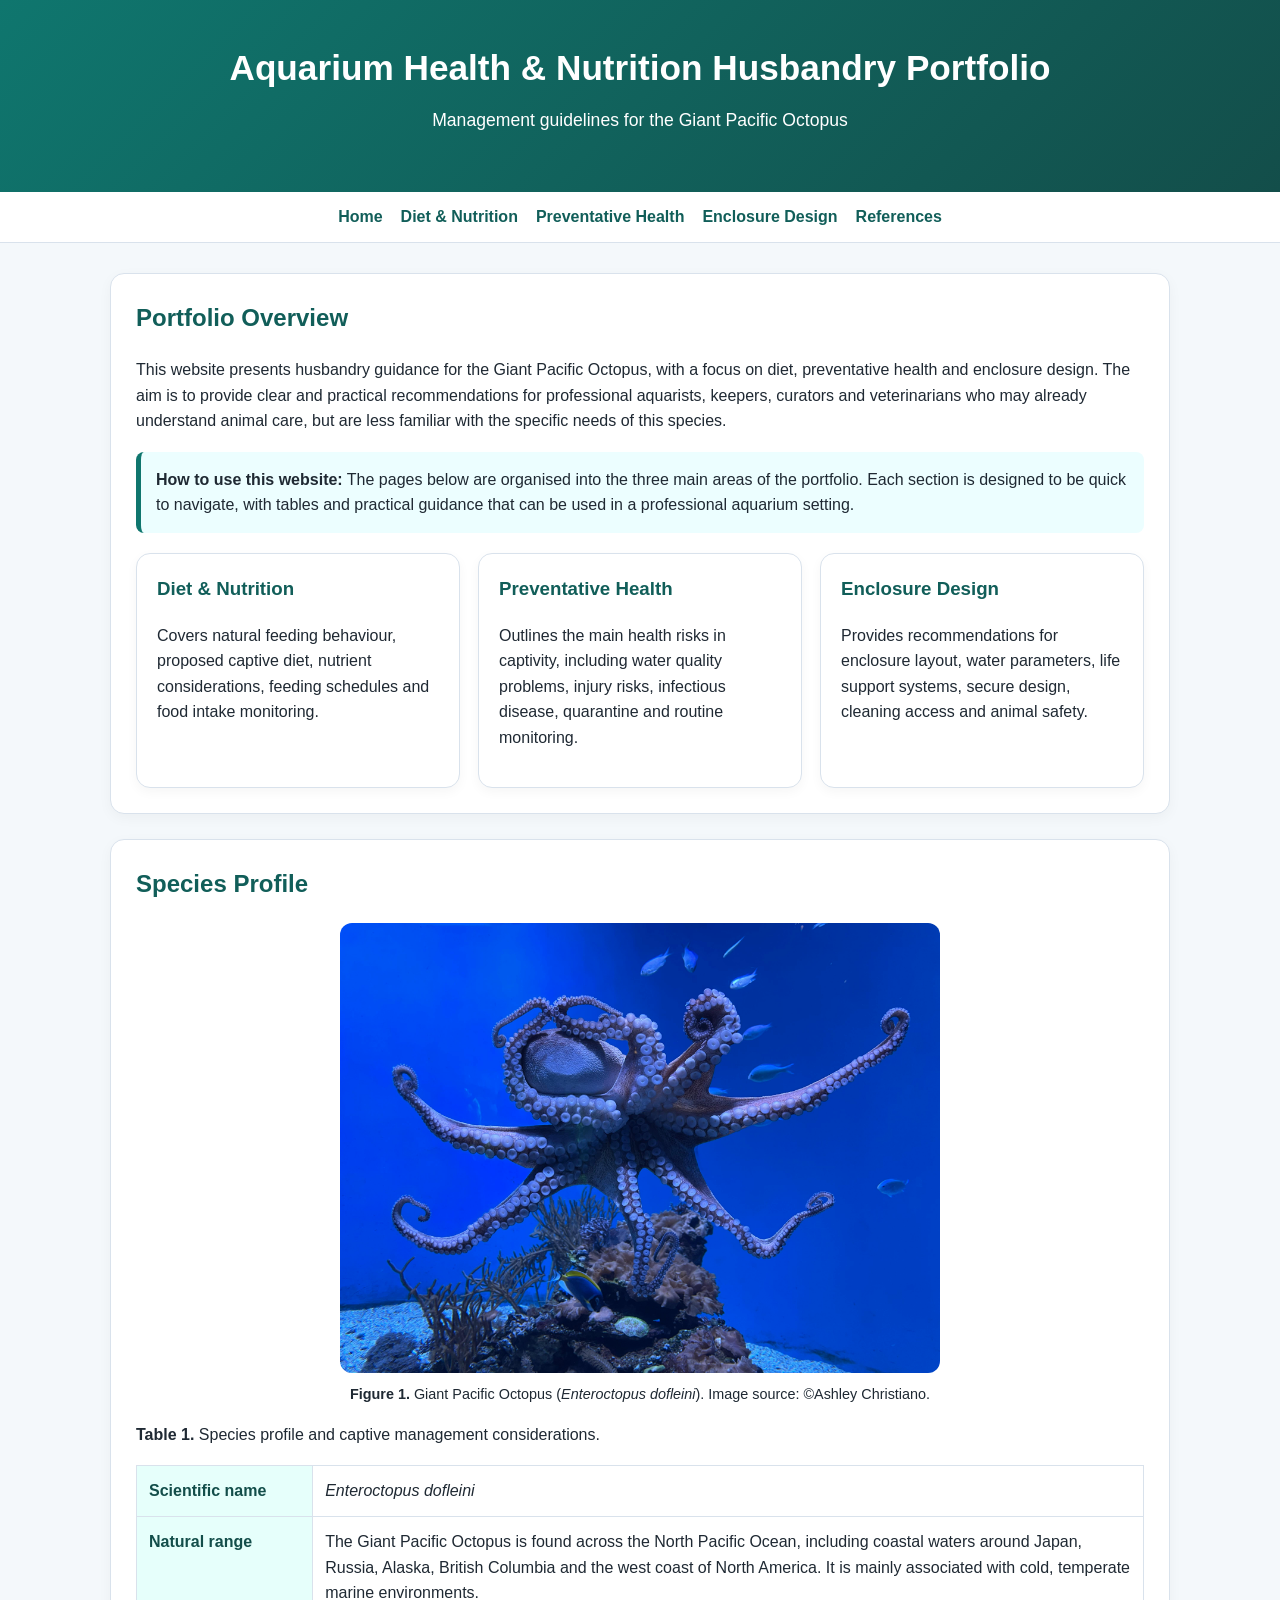
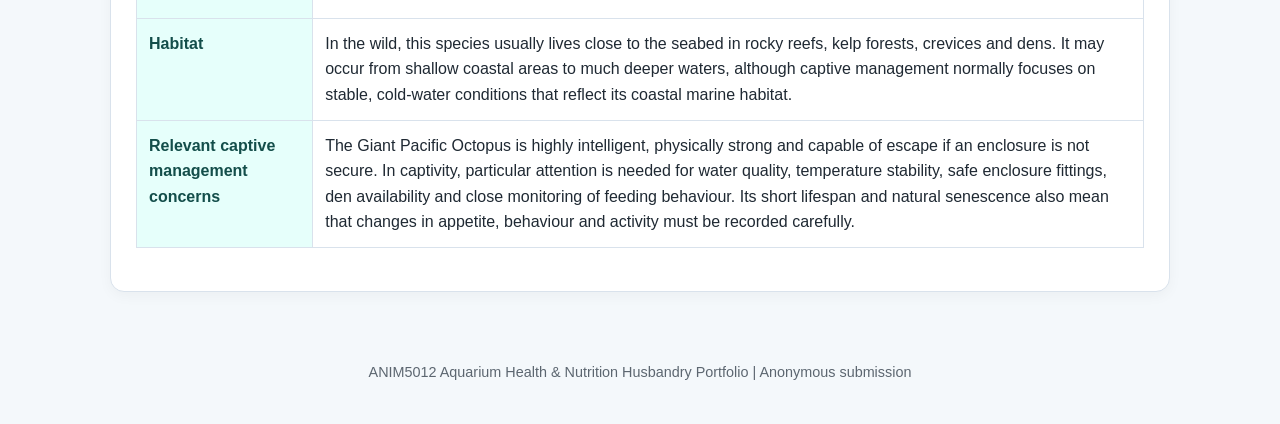
<file: index.html>
<!DOCTYPE html>
<html lang="en">
<head>
  <meta charset="UTF-8">
  <meta name="viewport" content="width=device-width, initial-scale=1.0">
  <title>Aquarium Husbandry Portfolio</title>
  <link rel="stylesheet" href="style.css">
</head>
<body>
<header>
  <h1>Aquarium Health & Nutrition Husbandry Portfolio</h1>
  <p>Management guidelines for the Giant Pacific Octopus</p>
</header>

<nav>
  <ul>
    <li><a href="index.html">Home</a></li>
    <li><a href="diet.html">Diet & Nutrition</a></li>
    <li><a href="health.html">Preventative Health</a></li>
    <li><a href="enclosure.html">Enclosure Design</a></li>
    <li><a href="references.html">References</a></li>
  </ul>
</nav>

<main>
  <section class="section">
    <h2>Portfolio Overview</h2>
    <p>
      This website presents husbandry guidance for the Giant Pacific Octopus, with a focus on diet, preventative health
      and enclosure design. The aim is to provide clear and practical recommendations for professional aquarists,
      keepers, curators and veterinarians who may already understand animal care, but are less familiar with the specific
      needs of this species.
    </p>

    <div class="notice">
      <strong>How to use this website:</strong> The pages below are organised into the three main areas of the portfolio.
      Each section is designed to be quick to navigate, with tables and practical guidance that can be used in a professional
      aquarium setting.
    </div>

    <div class="cards">
      <a class="card" href="diet.html">
        <h3>Diet & Nutrition</h3>
        <p>
          Covers natural feeding behaviour, proposed captive diet, nutrient considerations, feeding schedules and food
          intake monitoring.
        </p>
      </a>

      <a class="card" href="health.html">
        <h3>Preventative Health</h3>
        <p>
          Outlines the main health risks in captivity, including water quality problems, injury risks, infectious disease,
          quarantine and routine monitoring.
        </p>
      </a>

      <a class="card" href="enclosure.html">
        <h3>Enclosure Design</h3>
        <p>
          Provides recommendations for enclosure layout, water parameters, life support systems, secure design,
          cleaning access and animal safety.
        </p>
      </a>
    </div>
  </section>

<section class="section">
  <h2>Species Profile</h2>

  <img
    src="images/Octopus image.jpg.jpg"
    alt="Giant Pacific Octopus"
    style="width:100%; max-width:600px; border-radius:12px; display:block; margin:auto;"
  >

  <p style="text-align:center; font-size:0.9rem; margin-top:10px;">
    <strong>Figure 1.</strong> Giant Pacific Octopus (<em>Enteroctopus dofleini</em>).
    Image source: ©Ashley Christiano.
  </p>

  <p><strong>Table 1.</strong> Species profile and captive management considerations.</p>

  <table>
      <tr>
        <th>Scientific name</th>
        <td><em>Enteroctopus dofleini</em></td>
      </tr>
      <tr>
        <th>Natural range</th>
        <td>
          The Giant Pacific Octopus is found across the North Pacific Ocean, including coastal waters around Japan,
          Russia, Alaska, British Columbia and the west coast of North America. It is mainly associated with cold,
          temperate marine environments.
        </td>
      </tr>
      <tr>
        <th>Habitat</th>
        <td>
          In the wild, this species usually lives close to the seabed in rocky reefs, kelp forests, crevices and dens.
          It may occur from shallow coastal areas to much deeper waters, although captive management normally focuses on
          stable, cold-water conditions that reflect its coastal marine habitat.
        </td>
      </tr>
      <tr>
        <th>Relevant captive management concerns</th>
        <td>
          The Giant Pacific Octopus is highly intelligent, physically strong and capable of escape if an enclosure is not
          secure. In captivity, particular attention is needed for water quality, temperature stability, safe enclosure
          fittings, den availability and close monitoring of feeding behaviour. Its short lifespan and natural senescence
          also mean that changes in appetite, behaviour and activity must be recorded carefully.
        </td>
      </tr>
    </table>
  </section>
</main>

<footer>
  <p>ANIM5012 Aquarium Health & Nutrition Husbandry Portfolio | Anonymous submission</p>
</footer>
</body>
</html>
</file>
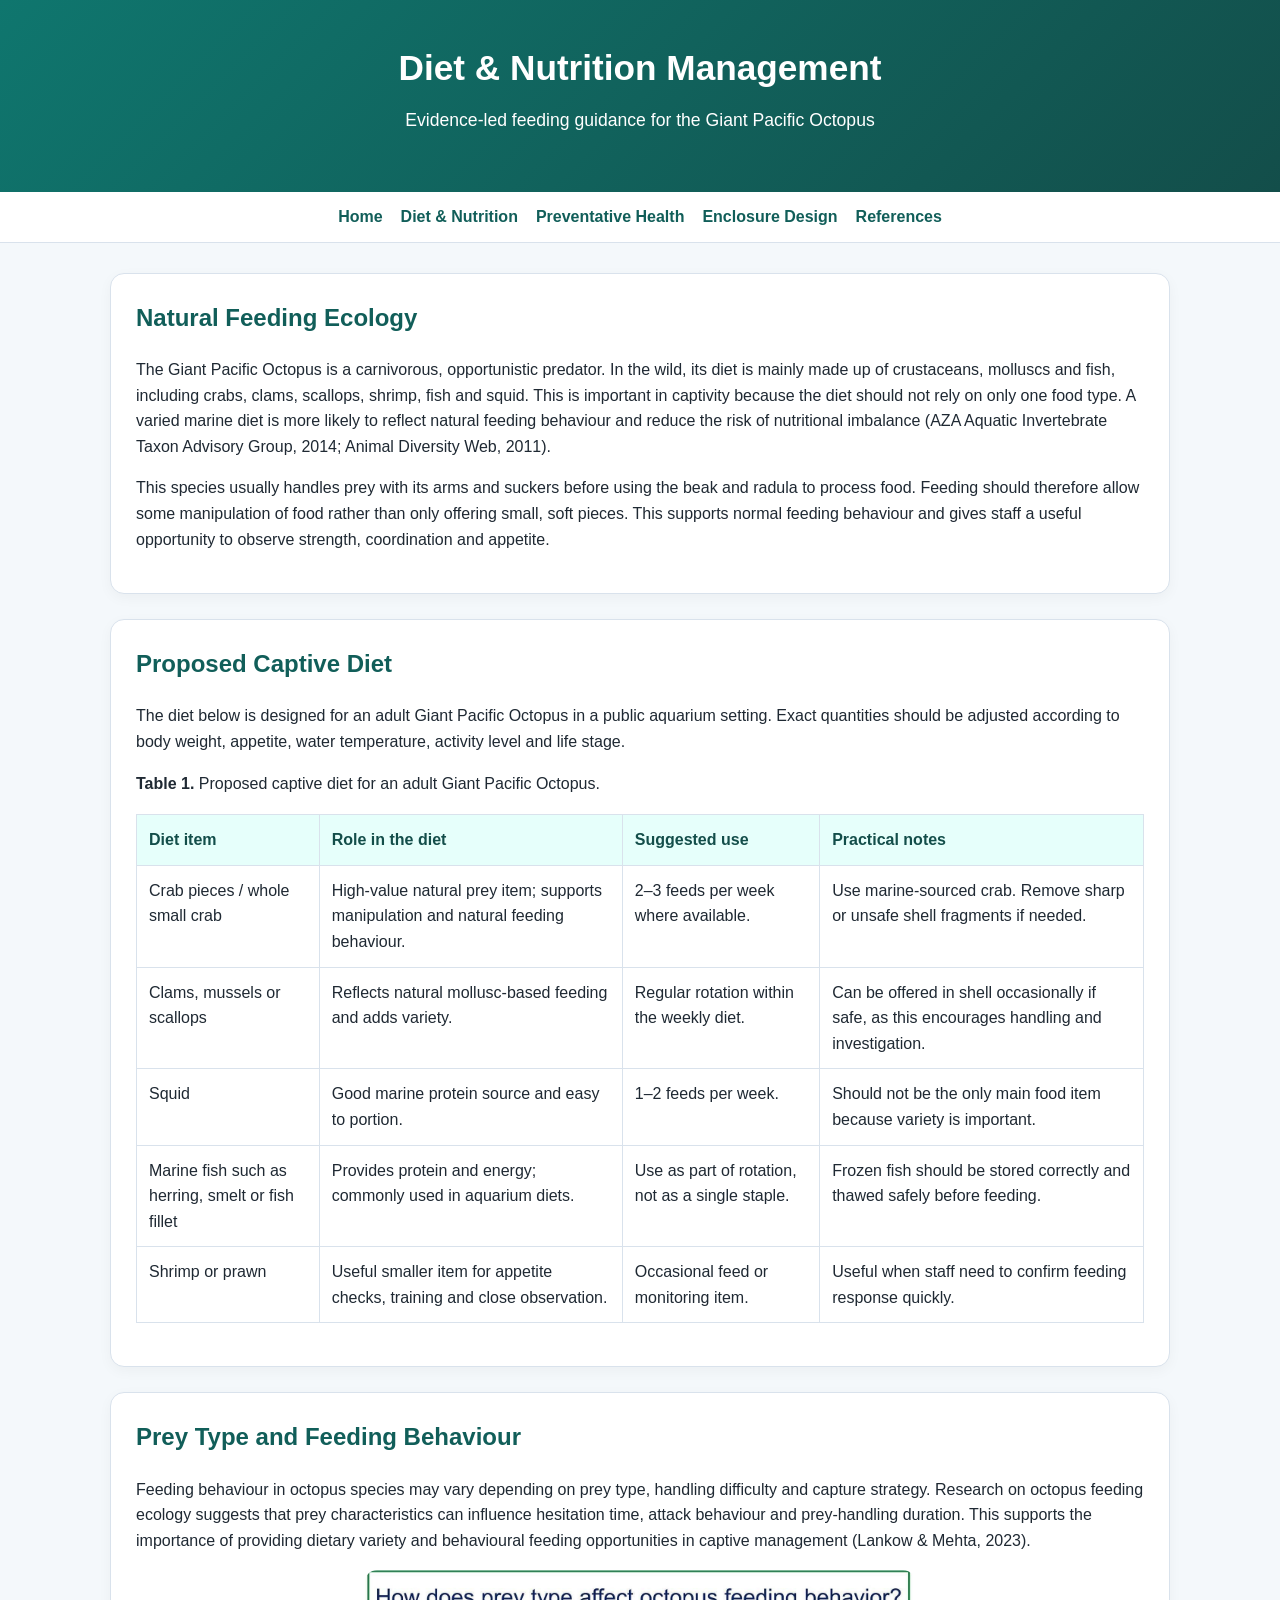
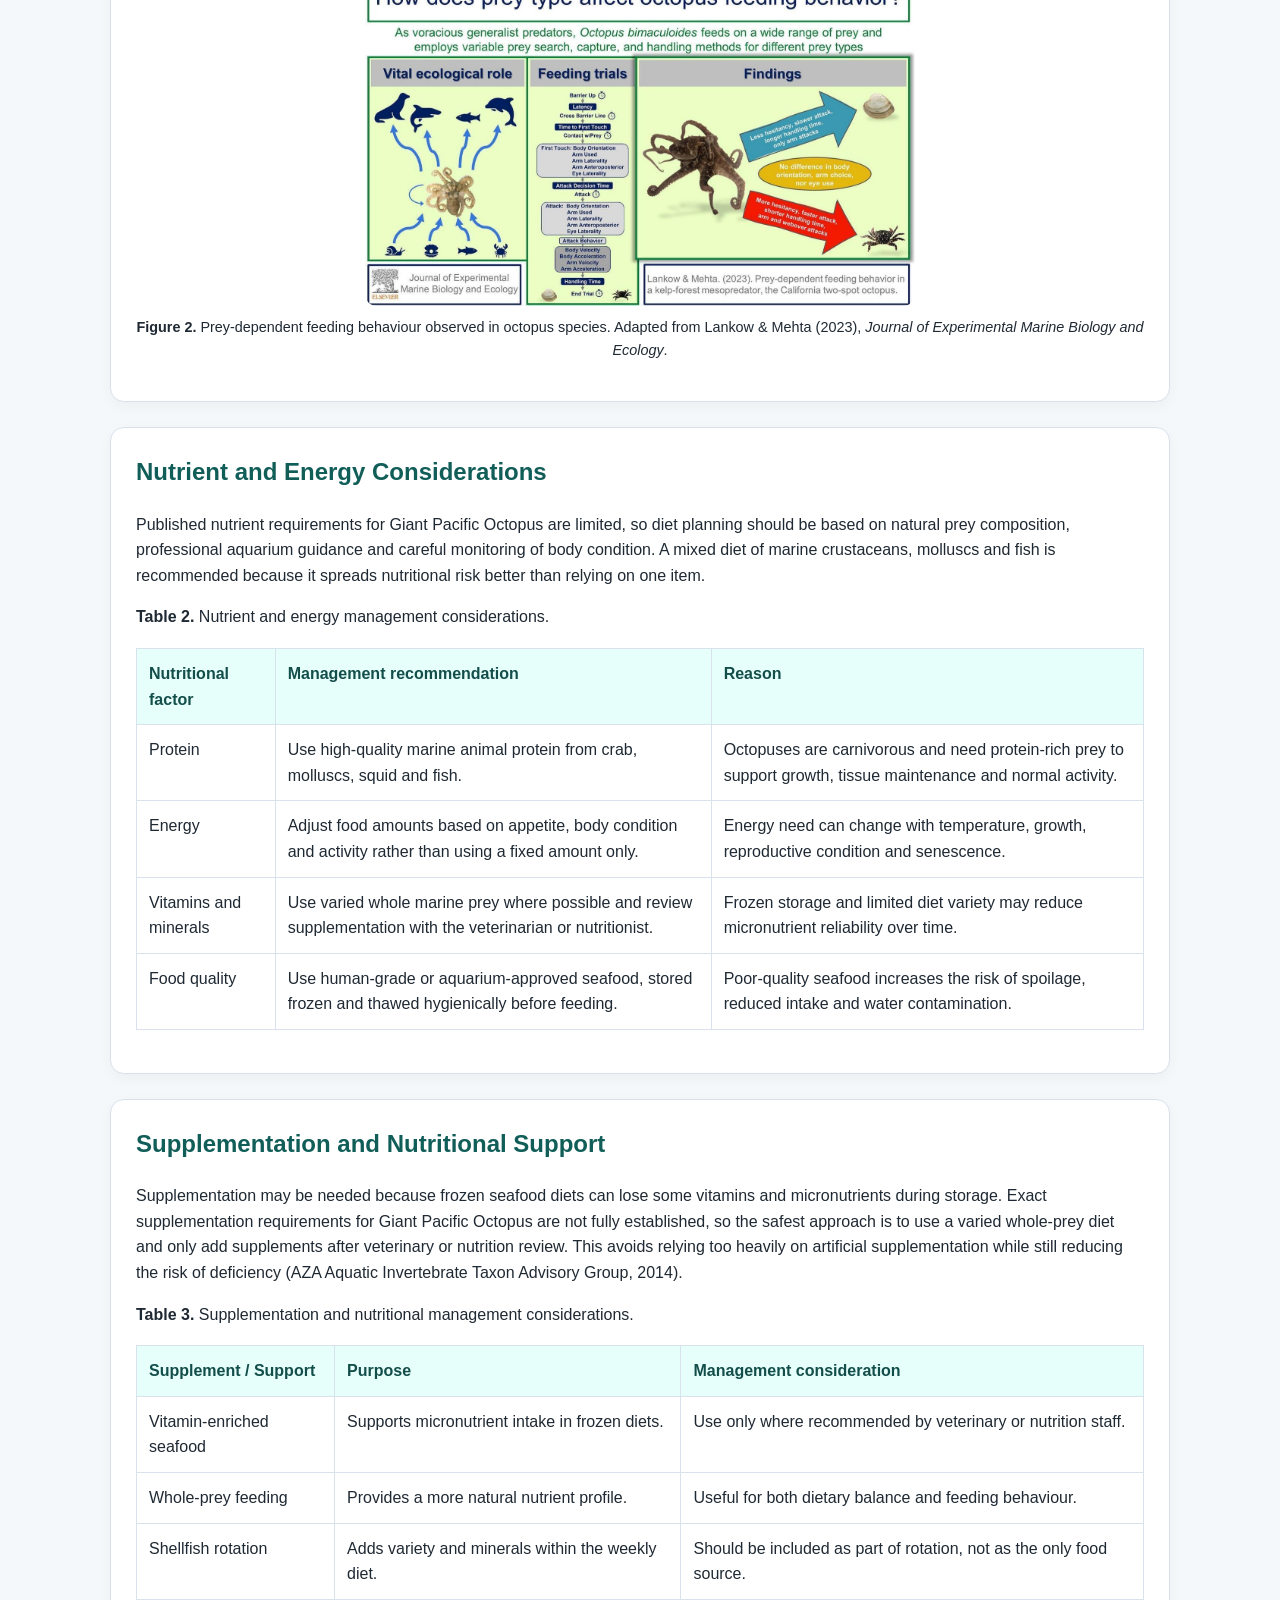
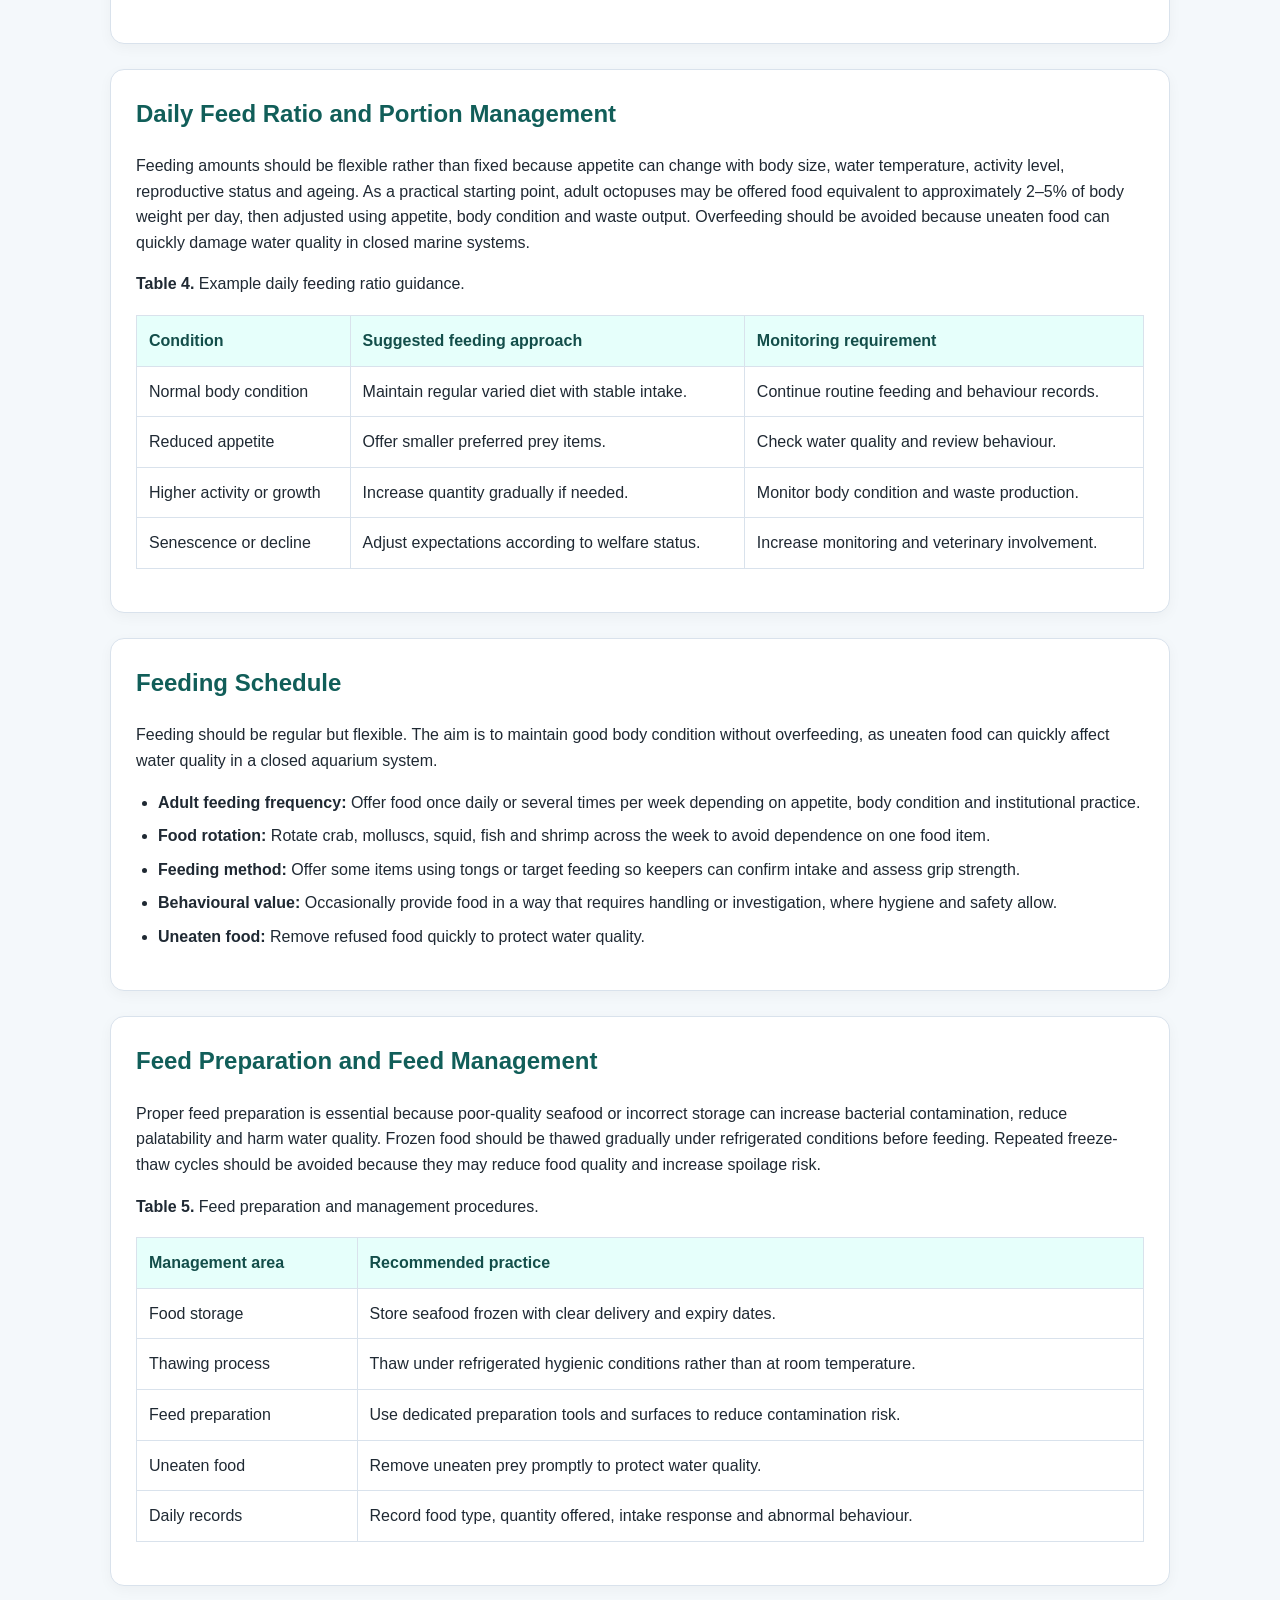
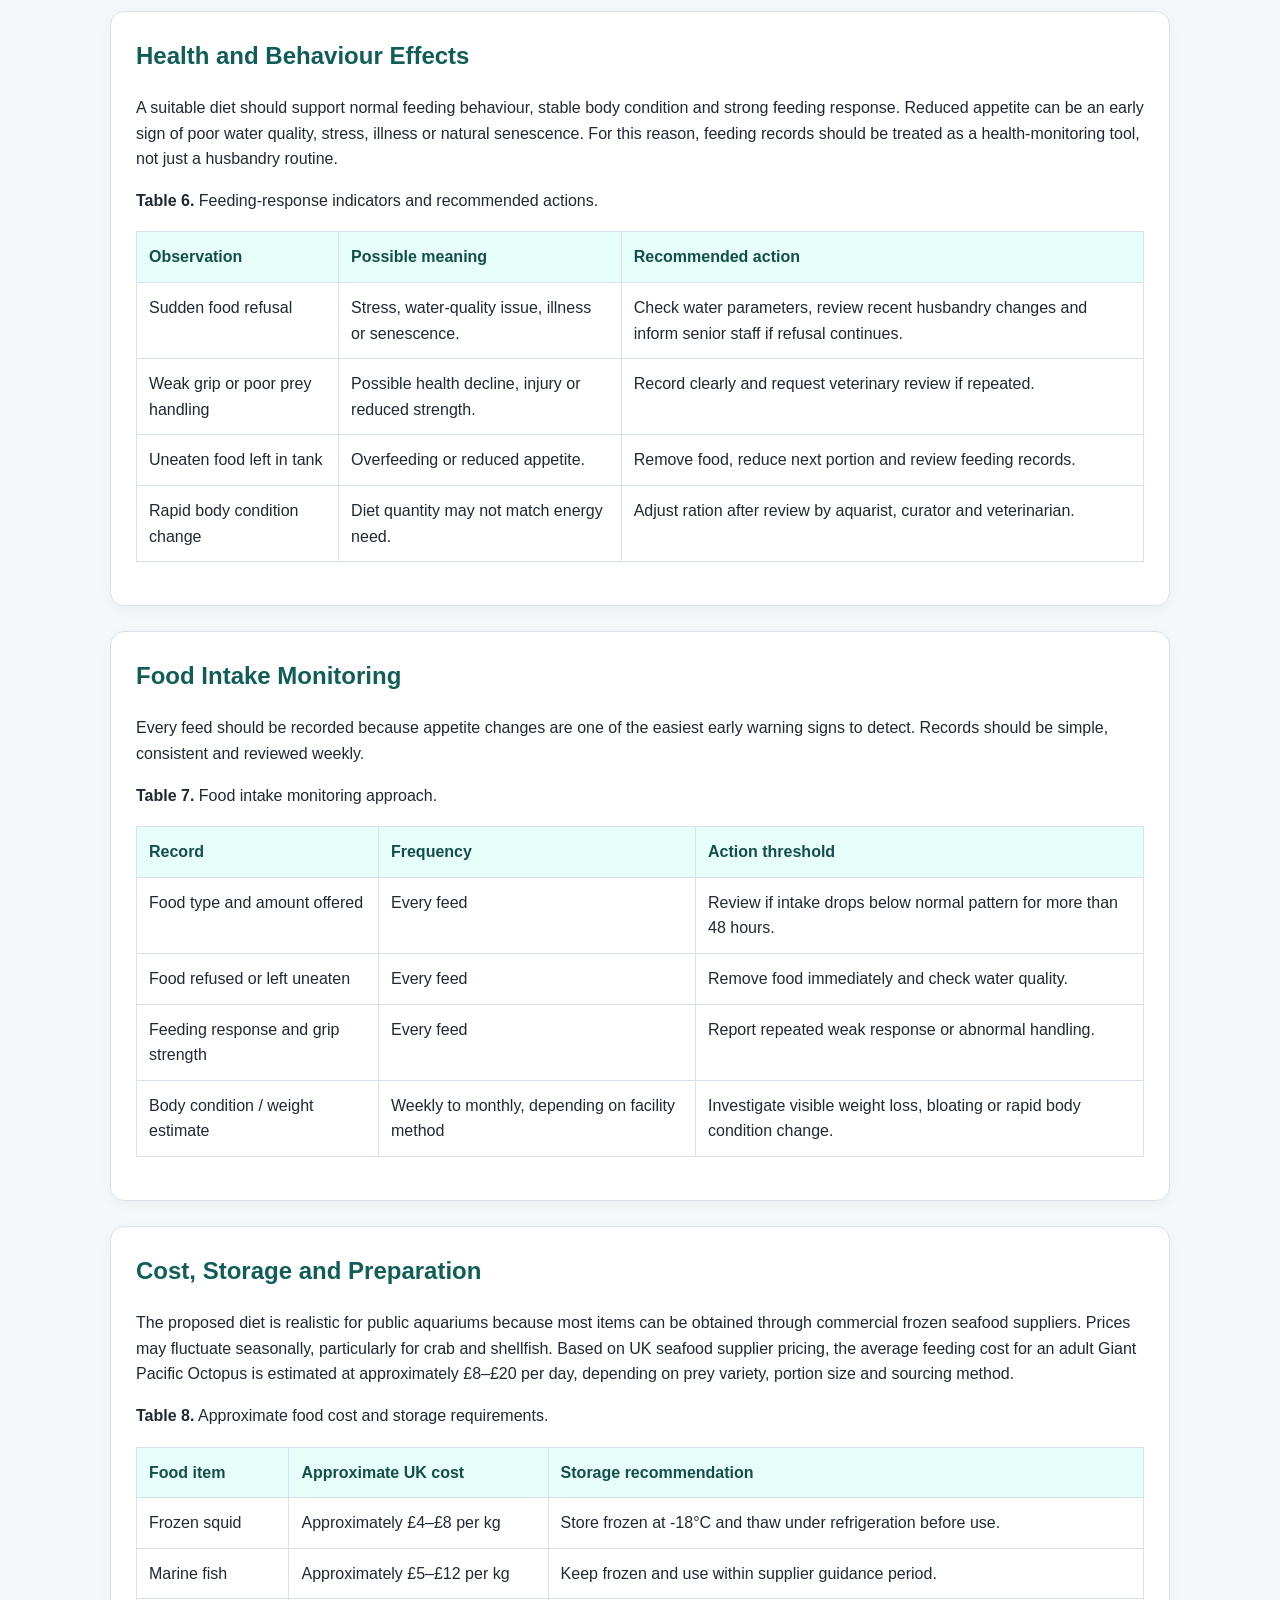
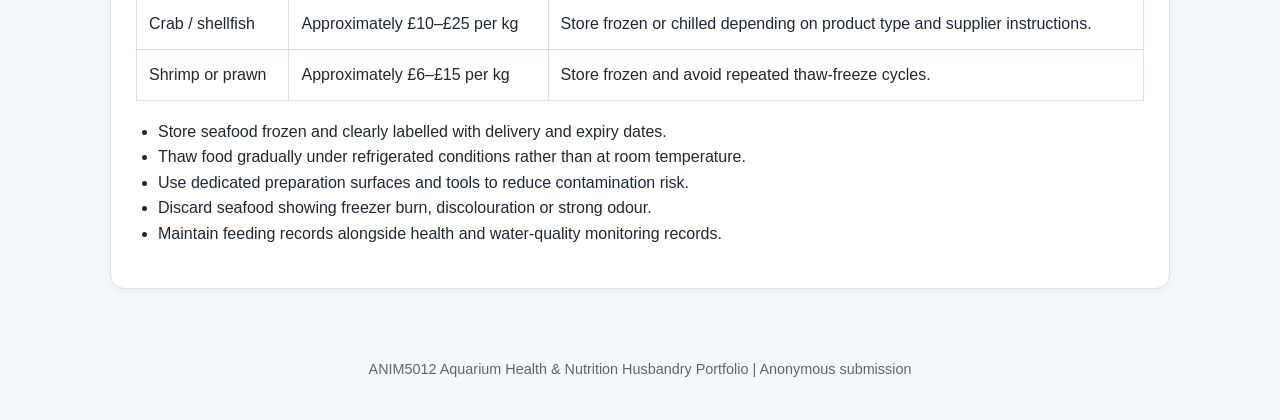
<file: diet.html>
<!DOCTYPE html>
<html lang="en">
<head>
  <meta charset="UTF-8">
  <meta name="viewport" content="width=device-width, initial-scale=1.0">
  <title>Diet & Nutrition</title>
  <link rel="stylesheet" href="style.css">
</head>

<body>

<header>
  <h1>Diet & Nutrition Management</h1>
  <p>Evidence-led feeding guidance for the Giant Pacific Octopus</p>
</header>

<nav>
  <ul>
    <li><a href="index.html">Home</a></li>
    <li><a href="diet.html">Diet & Nutrition</a></li>
    <li><a href="health.html">Preventative Health</a></li>
    <li><a href="enclosure.html">Enclosure Design</a></li>
    <li><a href="references.html">References</a></li>
  </ul>
</nav>

<main>

  <section class="section">
    <h2>Natural Feeding Ecology</h2>

    <p>
      The Giant Pacific Octopus is a carnivorous, opportunistic predator. In the wild, its diet is mainly made up of
      crustaceans, molluscs and fish, including crabs, clams, scallops, shrimp, fish and squid. This is important in
      captivity because the diet should not rely on only one food type. A varied marine diet is more likely to reflect
      natural feeding behaviour and reduce the risk of nutritional imbalance (AZA Aquatic Invertebrate Taxon Advisory Group, 2014;
      Animal Diversity Web, 2011).
    </p>

    <p>
      This species usually handles prey with its arms and suckers before using the beak and radula to process food.
      Feeding should therefore allow some manipulation of food rather than only offering small, soft pieces. This supports
      normal feeding behaviour and gives staff a useful opportunity to observe strength, coordination and appetite.
    </p>
  </section>

  <section class="section">
    <h2>Proposed Captive Diet</h2>

    <p>
      The diet below is designed for an adult Giant Pacific Octopus in a public aquarium setting. Exact quantities should
      be adjusted according to body weight, appetite, water temperature, activity level and life stage.
    </p>

    <p><strong>Table 1.</strong> Proposed captive diet for an adult Giant Pacific Octopus.</p>

    <table>
      <tr>
        <th>Diet item</th>
        <th>Role in the diet</th>
        <th>Suggested use</th>
        <th>Practical notes</th>
      </tr>

      <tr>
        <td>Crab pieces / whole small crab</td>
        <td>High-value natural prey item; supports manipulation and natural feeding behaviour.</td>
        <td>2–3 feeds per week where available.</td>
        <td>Use marine-sourced crab. Remove sharp or unsafe shell fragments if needed.</td>
      </tr>

      <tr>
        <td>Clams, mussels or scallops</td>
        <td>Reflects natural mollusc-based feeding and adds variety.</td>
        <td>Regular rotation within the weekly diet.</td>
        <td>Can be offered in shell occasionally if safe, as this encourages handling and investigation.</td>
      </tr>

      <tr>
        <td>Squid</td>
        <td>Good marine protein source and easy to portion.</td>
        <td>1–2 feeds per week.</td>
        <td>Should not be the only main food item because variety is important.</td>
      </tr>

      <tr>
        <td>Marine fish such as herring, smelt or fish fillet</td>
        <td>Provides protein and energy; commonly used in aquarium diets.</td>
        <td>Use as part of rotation, not as a single staple.</td>
        <td>Frozen fish should be stored correctly and thawed safely before feeding.</td>
      </tr>

      <tr>
        <td>Shrimp or prawn</td>
        <td>Useful smaller item for appetite checks, training and close observation.</td>
        <td>Occasional feed or monitoring item.</td>
        <td>Useful when staff need to confirm feeding response quickly.</td>
      </tr>
    </table>
  </section>

  <section class="section">
    <h2>Prey Type and Feeding Behaviour</h2>

    <p>
      Feeding behaviour in octopus species may vary depending on prey type, handling difficulty and capture strategy.
      Research on octopus feeding ecology suggests that prey characteristics can influence hesitation time, attack
      behaviour and prey-handling duration. This supports the importance of providing dietary variety and behavioural
      feeding opportunities in captive management (Lankow & Mehta, 2023).
    </p>

    <img
      src="images/prey-behaviour.jpg.jpg"
      alt="Octopus prey-dependent feeding behaviour"
      style="width:100%; max-width:550px; border-radius:12px; display:block; margin:auto;"
    >

    <p style="text-align:center; font-size:0.9rem; margin-top:10px;">
      <strong>Figure 2.</strong> Prey-dependent feeding behaviour observed in octopus species.
      Adapted from Lankow & Mehta (2023), <em>Journal of Experimental Marine Biology and Ecology</em>.
    </p>
  </section>

  <section class="section">
    <h2>Nutrient and Energy Considerations</h2>

    <p>
      Published nutrient requirements for Giant Pacific Octopus are limited, so diet planning should be based on natural
      prey composition, professional aquarium guidance and careful monitoring of body condition. A mixed diet of marine
      crustaceans, molluscs and fish is recommended because it spreads nutritional risk better than relying on one item.
    </p>

    <p><strong>Table 2.</strong> Nutrient and energy management considerations.</p>

    <table>
      <tr>
        <th>Nutritional factor</th>
        <th>Management recommendation</th>
        <th>Reason</th>
      </tr>

      <tr>
        <td>Protein</td>
        <td>Use high-quality marine animal protein from crab, molluscs, squid and fish.</td>
        <td>Octopuses are carnivorous and need protein-rich prey to support growth, tissue maintenance and normal activity.</td>
      </tr>

      <tr>
        <td>Energy</td>
        <td>Adjust food amounts based on appetite, body condition and activity rather than using a fixed amount only.</td>
        <td>Energy need can change with temperature, growth, reproductive condition and senescence.</td>
      </tr>

      <tr>
        <td>Vitamins and minerals</td>
        <td>Use varied whole marine prey where possible and review supplementation with the veterinarian or nutritionist.</td>
        <td>Frozen storage and limited diet variety may reduce micronutrient reliability over time.</td>
      </tr>

      <tr>
        <td>Food quality</td>
        <td>Use human-grade or aquarium-approved seafood, stored frozen and thawed hygienically before feeding.</td>
        <td>Poor-quality seafood increases the risk of spoilage, reduced intake and water contamination.</td>
      </tr>
    </table>
  </section>

  <section class="section">
    <h2>Supplementation and Nutritional Support</h2>

    <p>
      Supplementation may be needed because frozen seafood diets can lose some vitamins and micronutrients during storage.
      Exact supplementation requirements for Giant Pacific Octopus are not fully established, so the safest approach is to
      use a varied whole-prey diet and only add supplements after veterinary or nutrition review. This avoids relying too
      heavily on artificial supplementation while still reducing the risk of deficiency (AZA Aquatic Invertebrate Taxon Advisory Group, 2014).
    </p>

    <p><strong>Table 3.</strong> Supplementation and nutritional management considerations.</p>

    <table>
      <tr>
        <th>Supplement / Support</th>
        <th>Purpose</th>
        <th>Management consideration</th>
      </tr>

      <tr>
        <td>Vitamin-enriched seafood</td>
        <td>Supports micronutrient intake in frozen diets.</td>
        <td>Use only where recommended by veterinary or nutrition staff.</td>
      </tr>

      <tr>
        <td>Whole-prey feeding</td>
        <td>Provides a more natural nutrient profile.</td>
        <td>Useful for both dietary balance and feeding behaviour.</td>
      </tr>

      <tr>
        <td>Shellfish rotation</td>
        <td>Adds variety and minerals within the weekly diet.</td>
        <td>Should be included as part of rotation, not as the only food source.</td>
      </tr>
    </table>
  </section>

  <section class="section">
    <h2>Daily Feed Ratio and Portion Management</h2>

    <p>
      Feeding amounts should be flexible rather than fixed because appetite can change with body size, water temperature,
      activity level, reproductive status and ageing. As a practical starting point, adult octopuses may be offered food
      equivalent to approximately 2–5% of body weight per day, then adjusted using appetite, body condition and waste output.
      Overfeeding should be avoided because uneaten food can quickly damage water quality in closed marine systems.
    </p>

    <p><strong>Table 4.</strong> Example daily feeding ratio guidance.</p>

    <table>
      <tr>
        <th>Condition</th>
        <th>Suggested feeding approach</th>
        <th>Monitoring requirement</th>
      </tr>

      <tr>
        <td>Normal body condition</td>
        <td>Maintain regular varied diet with stable intake.</td>
        <td>Continue routine feeding and behaviour records.</td>
      </tr>

      <tr>
        <td>Reduced appetite</td>
        <td>Offer smaller preferred prey items.</td>
        <td>Check water quality and review behaviour.</td>
      </tr>

      <tr>
        <td>Higher activity or growth</td>
        <td>Increase quantity gradually if needed.</td>
        <td>Monitor body condition and waste production.</td>
      </tr>

      <tr>
        <td>Senescence or decline</td>
        <td>Adjust expectations according to welfare status.</td>
        <td>Increase monitoring and veterinary involvement.</td>
      </tr>
    </table>
  </section>

  <section class="section">
    <h2>Feeding Schedule</h2>

    <p>
      Feeding should be regular but flexible. The aim is to maintain good body condition without overfeeding, as uneaten
      food can quickly affect water quality in a closed aquarium system.
    </p>

    <ul class="checklist">
      <li><strong>Adult feeding frequency:</strong> Offer food once daily or several times per week depending on appetite, body condition and institutional practice.</li>
      <li><strong>Food rotation:</strong> Rotate crab, molluscs, squid, fish and shrimp across the week to avoid dependence on one food item.</li>
      <li><strong>Feeding method:</strong> Offer some items using tongs or target feeding so keepers can confirm intake and assess grip strength.</li>
      <li><strong>Behavioural value:</strong> Occasionally provide food in a way that requires handling or investigation, where hygiene and safety allow.</li>
      <li><strong>Uneaten food:</strong> Remove refused food quickly to protect water quality.</li>
    </ul>
  </section>

  <section class="section">
    <h2>Feed Preparation and Feed Management</h2>

    <p>
      Proper feed preparation is essential because poor-quality seafood or incorrect storage can increase bacterial
      contamination, reduce palatability and harm water quality. Frozen food should be thawed gradually under refrigerated
      conditions before feeding. Repeated freeze-thaw cycles should be avoided because they may reduce food quality and
      increase spoilage risk.
    </p>

    <p><strong>Table 5.</strong> Feed preparation and management procedures.</p>

    <table>
      <tr>
        <th>Management area</th>
        <th>Recommended practice</th>
      </tr>

      <tr>
        <td>Food storage</td>
        <td>Store seafood frozen with clear delivery and expiry dates.</td>
      </tr>

      <tr>
        <td>Thawing process</td>
        <td>Thaw under refrigerated hygienic conditions rather than at room temperature.</td>
      </tr>

      <tr>
        <td>Feed preparation</td>
        <td>Use dedicated preparation tools and surfaces to reduce contamination risk.</td>
      </tr>

      <tr>
        <td>Uneaten food</td>
        <td>Remove uneaten prey promptly to protect water quality.</td>
      </tr>

      <tr>
        <td>Daily records</td>
        <td>Record food type, quantity offered, intake response and abnormal behaviour.</td>
      </tr>
    </table>
  </section>

  <section class="section">
    <h2>Health and Behaviour Effects</h2>

    <p>
      A suitable diet should support normal feeding behaviour, stable body condition and strong feeding response. Reduced
      appetite can be an early sign of poor water quality, stress, illness or natural senescence. For this reason, feeding
      records should be treated as a health-monitoring tool, not just a husbandry routine.
    </p>

    <p><strong>Table 6.</strong> Feeding-response indicators and recommended actions.</p>

    <table>
      <tr>
        <th>Observation</th>
        <th>Possible meaning</th>
        <th>Recommended action</th>
      </tr>

      <tr>
        <td>Sudden food refusal</td>
        <td>Stress, water-quality issue, illness or senescence.</td>
        <td>Check water parameters, review recent husbandry changes and inform senior staff if refusal continues.</td>
      </tr>

      <tr>
        <td>Weak grip or poor prey handling</td>
        <td>Possible health decline, injury or reduced strength.</td>
        <td>Record clearly and request veterinary review if repeated.</td>
      </tr>

      <tr>
        <td>Uneaten food left in tank</td>
        <td>Overfeeding or reduced appetite.</td>
        <td>Remove food, reduce next portion and review feeding records.</td>
      </tr>

      <tr>
        <td>Rapid body condition change</td>
        <td>Diet quantity may not match energy need.</td>
        <td>Adjust ration after review by aquarist, curator and veterinarian.</td>
      </tr>
    </table>
  </section>

  <section class="section">
    <h2>Food Intake Monitoring</h2>

    <p>
      Every feed should be recorded because appetite changes are one of the easiest early warning signs to detect. Records
      should be simple, consistent and reviewed weekly.
    </p>

    <p><strong>Table 7.</strong> Food intake monitoring approach.</p>

    <table>
      <tr>
        <th>Record</th>
        <th>Frequency</th>
        <th>Action threshold</th>
      </tr>

      <tr>
        <td>Food type and amount offered</td>
        <td>Every feed</td>
        <td>Review if intake drops below normal pattern for more than 48 hours.</td>
      </tr>

      <tr>
        <td>Food refused or left uneaten</td>
        <td>Every feed</td>
        <td>Remove food immediately and check water quality.</td>
      </tr>

      <tr>
        <td>Feeding response and grip strength</td>
        <td>Every feed</td>
        <td>Report repeated weak response or abnormal handling.</td>
      </tr>

      <tr>
        <td>Body condition / weight estimate</td>
        <td>Weekly to monthly, depending on facility method</td>
        <td>Investigate visible weight loss, bloating or rapid body condition change.</td>
      </tr>
    </table>
  </section>

  <section class="section">
    <h2>Cost, Storage and Preparation</h2>

    <p>
      The proposed diet is realistic for public aquariums because most items can be obtained through commercial frozen
      seafood suppliers. Prices may fluctuate seasonally, particularly for crab and shellfish. Based on UK seafood supplier
      pricing, the average feeding cost for an adult Giant Pacific Octopus is estimated at approximately £8–£20 per day,
      depending on prey variety, portion size and sourcing method.
    </p>

    <p><strong>Table 8.</strong> Approximate food cost and storage requirements.</p>

    <table>
      <tr>
        <th>Food item</th>
        <th>Approximate UK cost</th>
        <th>Storage recommendation</th>
      </tr>

      <tr>
        <td>Frozen squid</td>
        <td>Approximately £4–£8 per kg</td>
        <td>Store frozen at -18°C and thaw under refrigeration before use.</td>
      </tr>

      <tr>
        <td>Marine fish</td>
        <td>Approximately £5–£12 per kg</td>
        <td>Keep frozen and use within supplier guidance period.</td>
      </tr>

      <tr>
        <td>Crab / shellfish</td>
        <td>Approximately £10–£25 per kg</td>
        <td>Store frozen or chilled depending on product type and supplier instructions.</td>
      </tr>

      <tr>
        <td>Shrimp or prawn</td>
        <td>Approximately £6–£15 per kg</td>
        <td>Store frozen and avoid repeated thaw-freeze cycles.</td>
      </tr>
    </table>

    <ul>
      <li>Store seafood frozen and clearly labelled with delivery and expiry dates.</li>
      <li>Thaw food gradually under refrigerated conditions rather than at room temperature.</li>
      <li>Use dedicated preparation surfaces and tools to reduce contamination risk.</li>
      <li>Discard seafood showing freezer burn, discolouration or strong odour.</li>
      <li>Maintain feeding records alongside health and water-quality monitoring records.</li>
    </ul>
  </section>

</main>

<footer>
  <p>ANIM5012 Aquarium Health & Nutrition Husbandry Portfolio | Anonymous submission</p>
</footer>

</body>
</html>
</file>
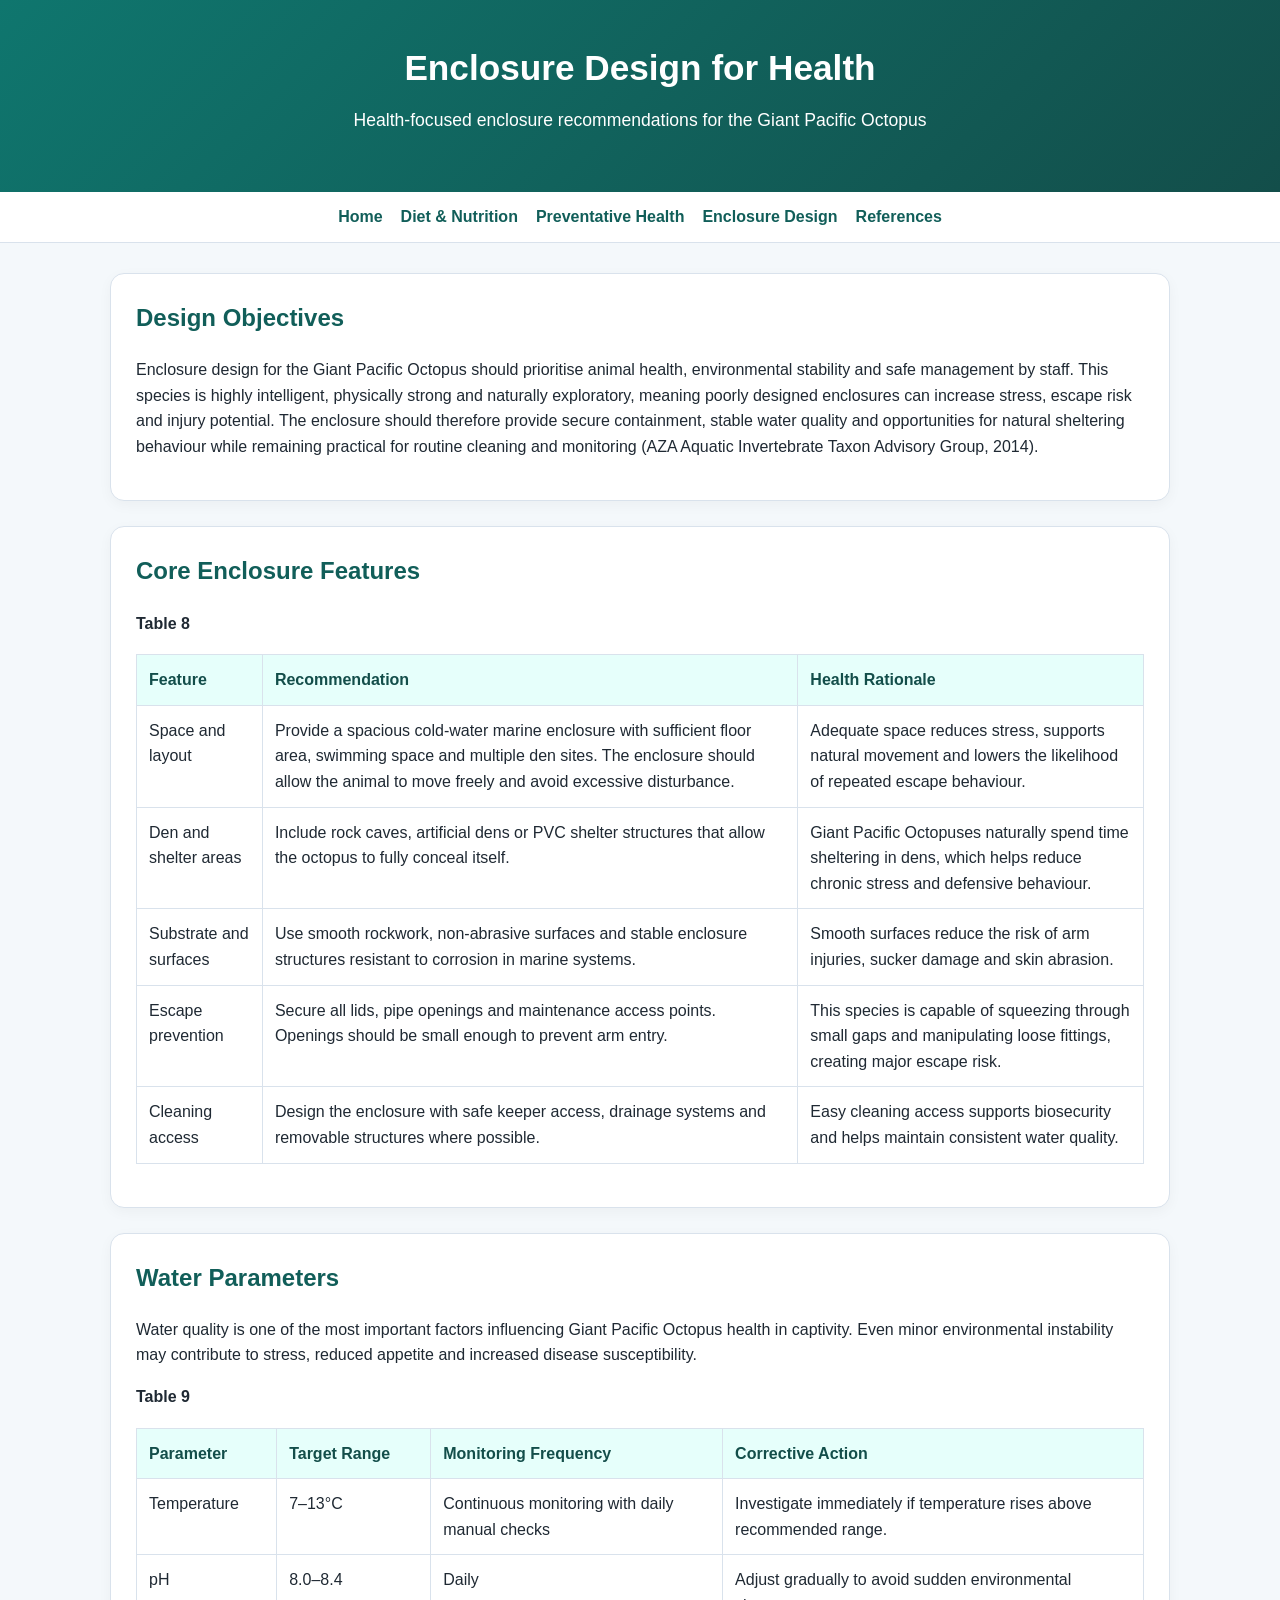
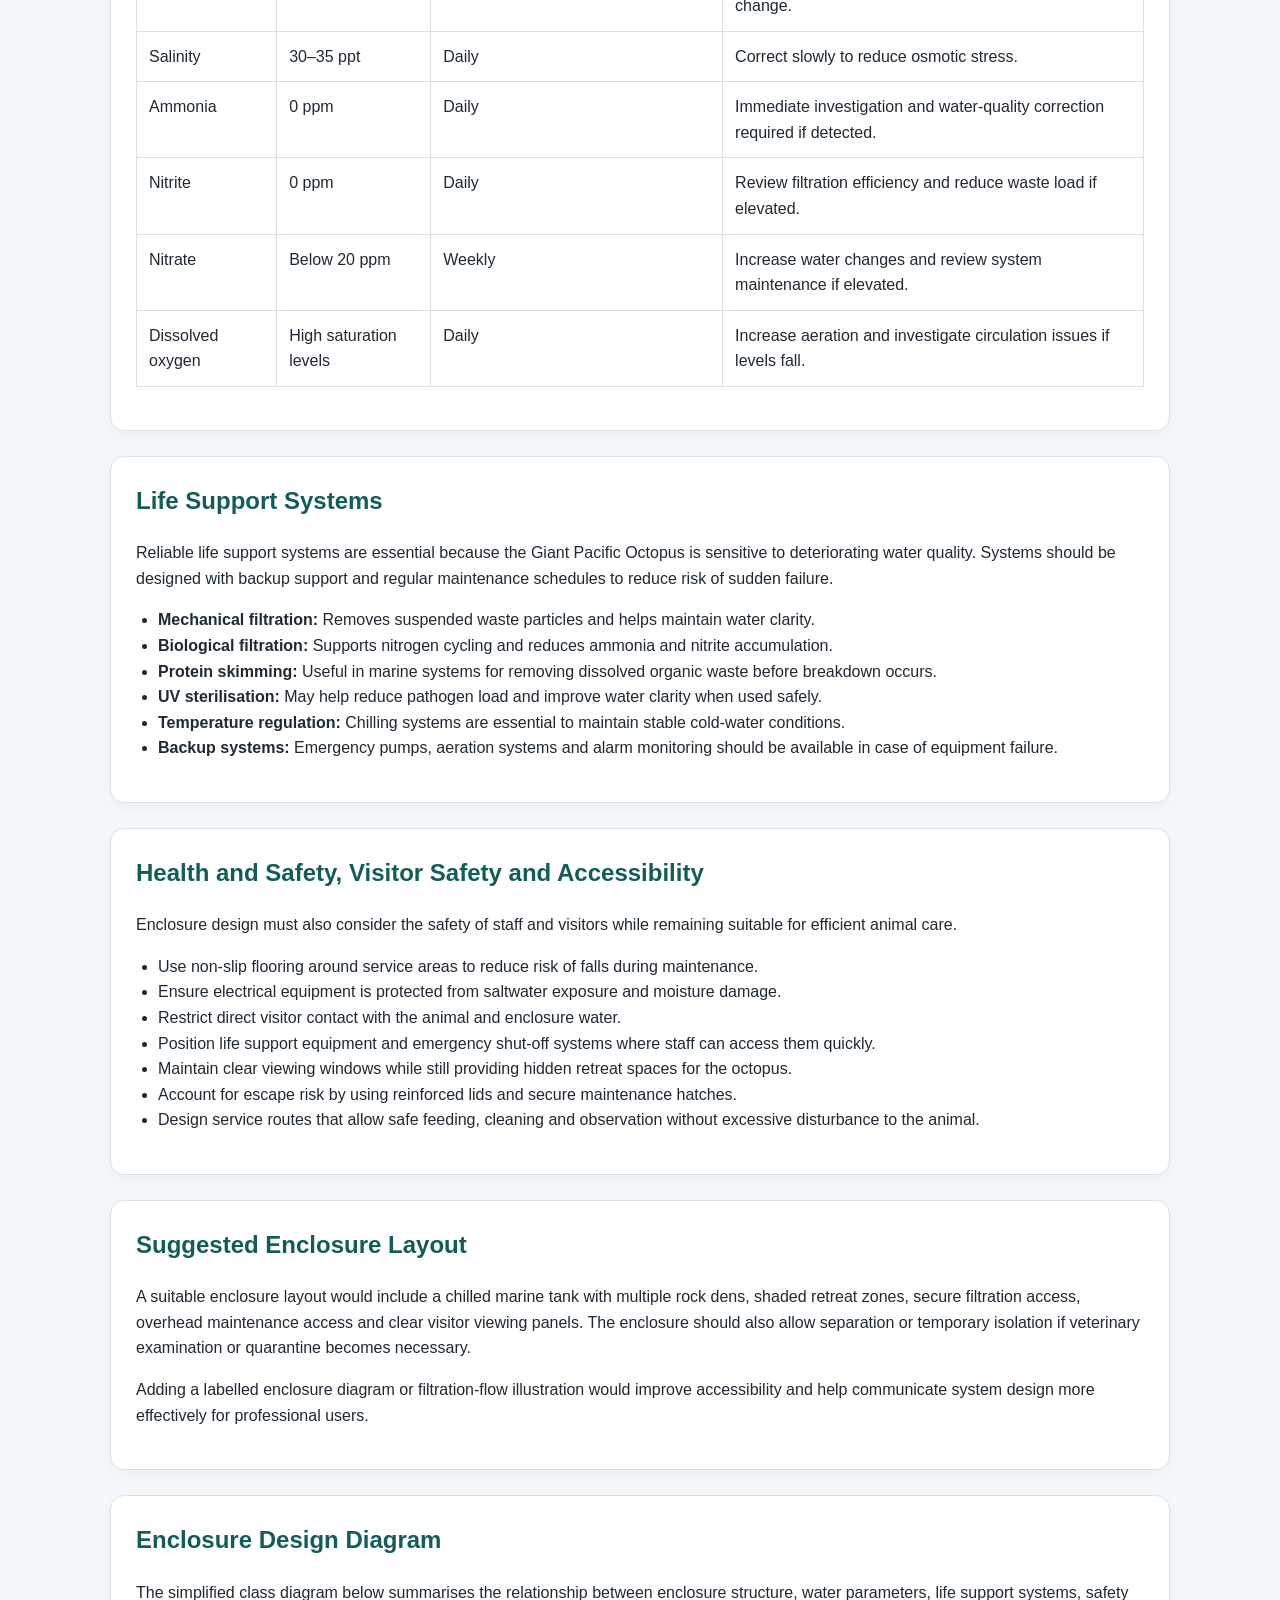
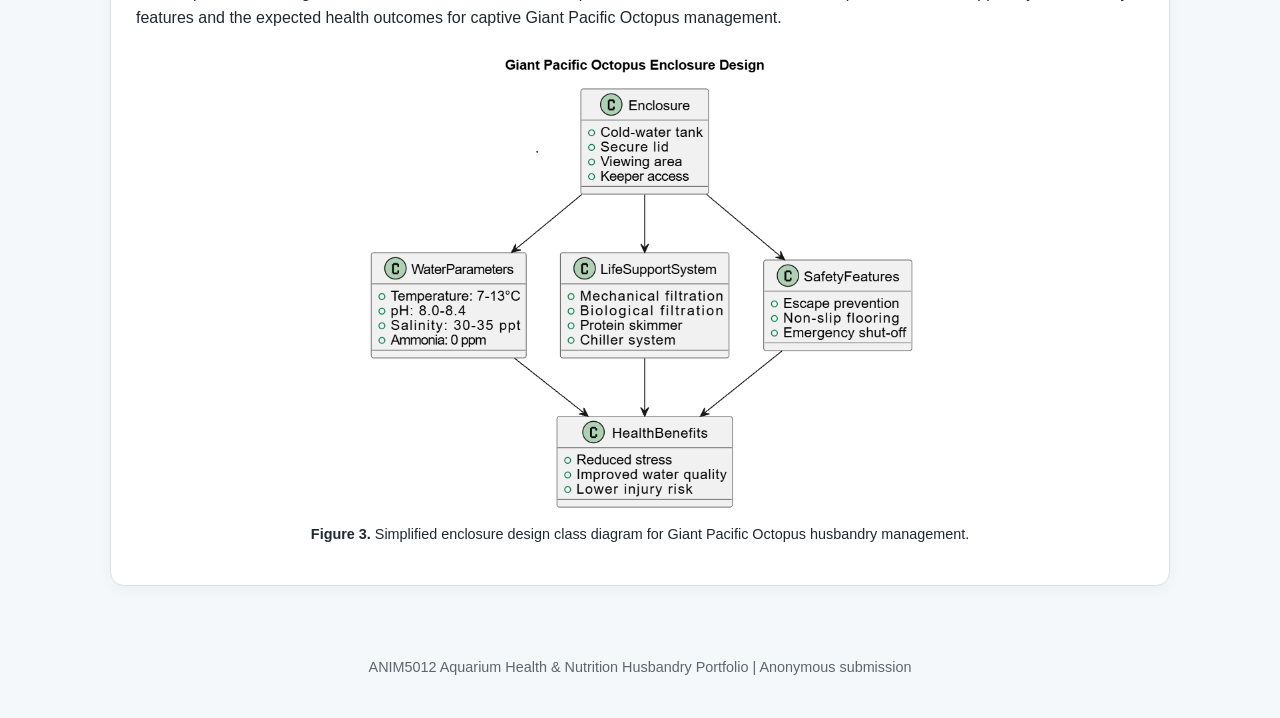
<file: enclosure.html>
<!DOCTYPE html>
<html lang="en">
<head>
  <meta charset="UTF-8">
  <meta name="viewport" content="width=device-width, initial-scale=1.0">
  <title>Enclosure Design</title>
  <link rel="stylesheet" href="style.css">
</head>

<body>

<header>
  <h1>Enclosure Design for Health</h1>
  <p>Health-focused enclosure recommendations for the Giant Pacific Octopus</p>
</header>

<nav>
  <ul>
    <li><a href="index.html">Home</a></li>
    <li><a href="diet.html">Diet & Nutrition</a></li>
    <li><a href="health.html">Preventative Health</a></li>
    <li><a href="enclosure.html">Enclosure Design</a></li>
    <li><a href="references.html">References</a></li>
  </ul>
</nav>

<main>

  <section class="section">

    <h2>Design Objectives</h2>

    <p>
      Enclosure design for the Giant Pacific Octopus should prioritise animal health, environmental stability and safe
      management by staff. This species is highly intelligent, physically strong and naturally exploratory, meaning poorly
      designed enclosures can increase stress, escape risk and injury potential. The enclosure should therefore provide
      secure containment, stable water quality and opportunities for natural sheltering behaviour while remaining practical
      for routine cleaning and monitoring (AZA Aquatic Invertebrate Taxon Advisory Group, 2014).
    </p>

  </section>

  <section class="section">

    <h2>Core Enclosure Features</h2>
<p><strong>Table 8</strong></p>
    <table>

      <tr>
        <th>Feature</th>
        <th>Recommendation</th>
        <th>Health Rationale</th>
      </tr>

      <tr>
        <td>Space and layout</td>
        <td>
          Provide a spacious cold-water marine enclosure with sufficient floor area, swimming space and multiple den sites.
          The enclosure should allow the animal to move freely and avoid excessive disturbance.
        </td>

        <td>
          Adequate space reduces stress, supports natural movement and lowers the likelihood of repeated escape behaviour.
        </td>
      </tr>

      <tr>
        <td>Den and shelter areas</td>
        <td>
          Include rock caves, artificial dens or PVC shelter structures that allow the octopus to fully conceal itself.
        </td>

        <td>
          Giant Pacific Octopuses naturally spend time sheltering in dens, which helps reduce chronic stress and defensive behaviour.
        </td>
      </tr>

      <tr>
        <td>Substrate and surfaces</td>
        <td>
          Use smooth rockwork, non-abrasive surfaces and stable enclosure structures resistant to corrosion in marine systems.
        </td>

        <td>
          Smooth surfaces reduce the risk of arm injuries, sucker damage and skin abrasion.
        </td>
      </tr>

      <tr>
        <td>Escape prevention</td>
        <td>
          Secure all lids, pipe openings and maintenance access points. Openings should be small enough to prevent arm entry.
        </td>

        <td>
          This species is capable of squeezing through small gaps and manipulating loose fittings, creating major escape risk.
        </td>
      </tr>

      <tr>
        <td>Cleaning access</td>
        <td>
          Design the enclosure with safe keeper access, drainage systems and removable structures where possible.
        </td>

        <td>
          Easy cleaning access supports biosecurity and helps maintain consistent water quality.
        </td>
      </tr>

    </table>

  </section>

  <section class="section">

    <h2>Water Parameters</h2>

    <p>
      Water quality is one of the most important factors influencing Giant Pacific Octopus health in captivity. Even minor
      environmental instability may contribute to stress, reduced appetite and increased disease susceptibility.
    </p>
<p><strong>Table 9</strong></p>
    <table>

      <tr>
        <th>Parameter</th>
        <th>Target Range</th>
        <th>Monitoring Frequency</th>
        <th>Corrective Action</th>
      </tr>

      <tr>
        <td>Temperature</td>
        <td>7–13°C</td>
        <td>Continuous monitoring with daily manual checks</td>
        <td>Investigate immediately if temperature rises above recommended range.</td>
      </tr>

      <tr>
        <td>pH</td>
        <td>8.0–8.4</td>
        <td>Daily</td>
        <td>Adjust gradually to avoid sudden environmental change.</td>
      </tr>

      <tr>
        <td>Salinity</td>
        <td>30–35 ppt</td>
        <td>Daily</td>
        <td>Correct slowly to reduce osmotic stress.</td>
      </tr>

      <tr>
        <td>Ammonia</td>
        <td>0 ppm</td>
        <td>Daily</td>
        <td>Immediate investigation and water-quality correction required if detected.</td>
      </tr>

      <tr>
        <td>Nitrite</td>
        <td>0 ppm</td>
        <td>Daily</td>
        <td>Review filtration efficiency and reduce waste load if elevated.</td>
      </tr>

      <tr>
        <td>Nitrate</td>
        <td>Below 20 ppm</td>
        <td>Weekly</td>
        <td>Increase water changes and review system maintenance if elevated.</td>
      </tr>

      <tr>
        <td>Dissolved oxygen</td>
        <td>High saturation levels</td>
        <td>Daily</td>
        <td>Increase aeration and investigate circulation issues if levels fall.</td>
      </tr>

    </table>

  </section>

  <section class="section">

    <h2>Life Support Systems</h2>

    <p>
      Reliable life support systems are essential because the Giant Pacific Octopus is sensitive to deteriorating water
      quality. Systems should be designed with backup support and regular maintenance schedules to reduce risk of sudden failure.
    </p>

    <ul>

      <li>
        <strong>Mechanical filtration:</strong> Removes suspended waste particles and helps maintain water clarity.
      </li>

      <li>
        <strong>Biological filtration:</strong> Supports nitrogen cycling and reduces ammonia and nitrite accumulation.
      </li>

      <li>
        <strong>Protein skimming:</strong> Useful in marine systems for removing dissolved organic waste before breakdown occurs.
      </li>

      <li>
        <strong>UV sterilisation:</strong> May help reduce pathogen load and improve water clarity when used safely.
      </li>

      <li>
        <strong>Temperature regulation:</strong> Chilling systems are essential to maintain stable cold-water conditions.
      </li>

      <li>
        <strong>Backup systems:</strong> Emergency pumps, aeration systems and alarm monitoring should be available in case of equipment failure.
      </li>

    </ul>

  </section>

  <section class="section">

    <h2>Health and Safety, Visitor Safety and Accessibility</h2>

    <p>
      Enclosure design must also consider the safety of staff and visitors while remaining suitable for efficient animal care.
    </p>

    <ul>

      <li>
        Use non-slip flooring around service areas to reduce risk of falls during maintenance.
      </li>

      <li>
        Ensure electrical equipment is protected from saltwater exposure and moisture damage.
      </li>

      <li>
        Restrict direct visitor contact with the animal and enclosure water.
      </li>

      <li>
        Position life support equipment and emergency shut-off systems where staff can access them quickly.
      </li>

      <li>
        Maintain clear viewing windows while still providing hidden retreat spaces for the octopus.
      </li>

      <li>
        Account for escape risk by using reinforced lids and secure maintenance hatches.
      </li>

      <li>
        Design service routes that allow safe feeding, cleaning and observation without excessive disturbance to the animal.
      </li>

    </ul>

  </section>

  <section class="section">

    <h2>Suggested Enclosure Layout</h2>

    <p>
      A suitable enclosure layout would include a chilled marine tank with multiple rock dens, shaded retreat zones,
      secure filtration access, overhead maintenance access and clear visitor viewing panels. The enclosure should also
      allow separation or temporary isolation if veterinary examination or quarantine becomes necessary.
    </p>

    <p>
      Adding a labelled enclosure diagram or filtration-flow illustration would improve accessibility and help communicate
      system design more effectively for professional users.
    </p>

  </section>
<section class="section">

  <h2>Enclosure Design Diagram</h2>

  <p>
    The simplified class diagram below summarises the relationship between enclosure structure, water parameters,
    life support systems, safety features and the expected health outcomes for captive Giant Pacific Octopus management.
  </p>

  <img
    src="images/Enclosure Design Diagram.jpg.png"
    alt="Giant Pacific Octopus enclosure design class diagram"
    style="width:100%; max-width:550px; border-radius:12px; display:block; margin:auto;"
  >

  <p style="text-align:center; font-size:0.9rem; margin-top:10px;">
    <strong>Figure 3.</strong> Simplified enclosure design class diagram for Giant Pacific Octopus husbandry management.
  </p>

</section>
</main>

<footer>
  <p>ANIM5012 Aquarium Health & Nutrition Husbandry Portfolio | Anonymous submission</p>
</footer>

</body>
</html>
</file>
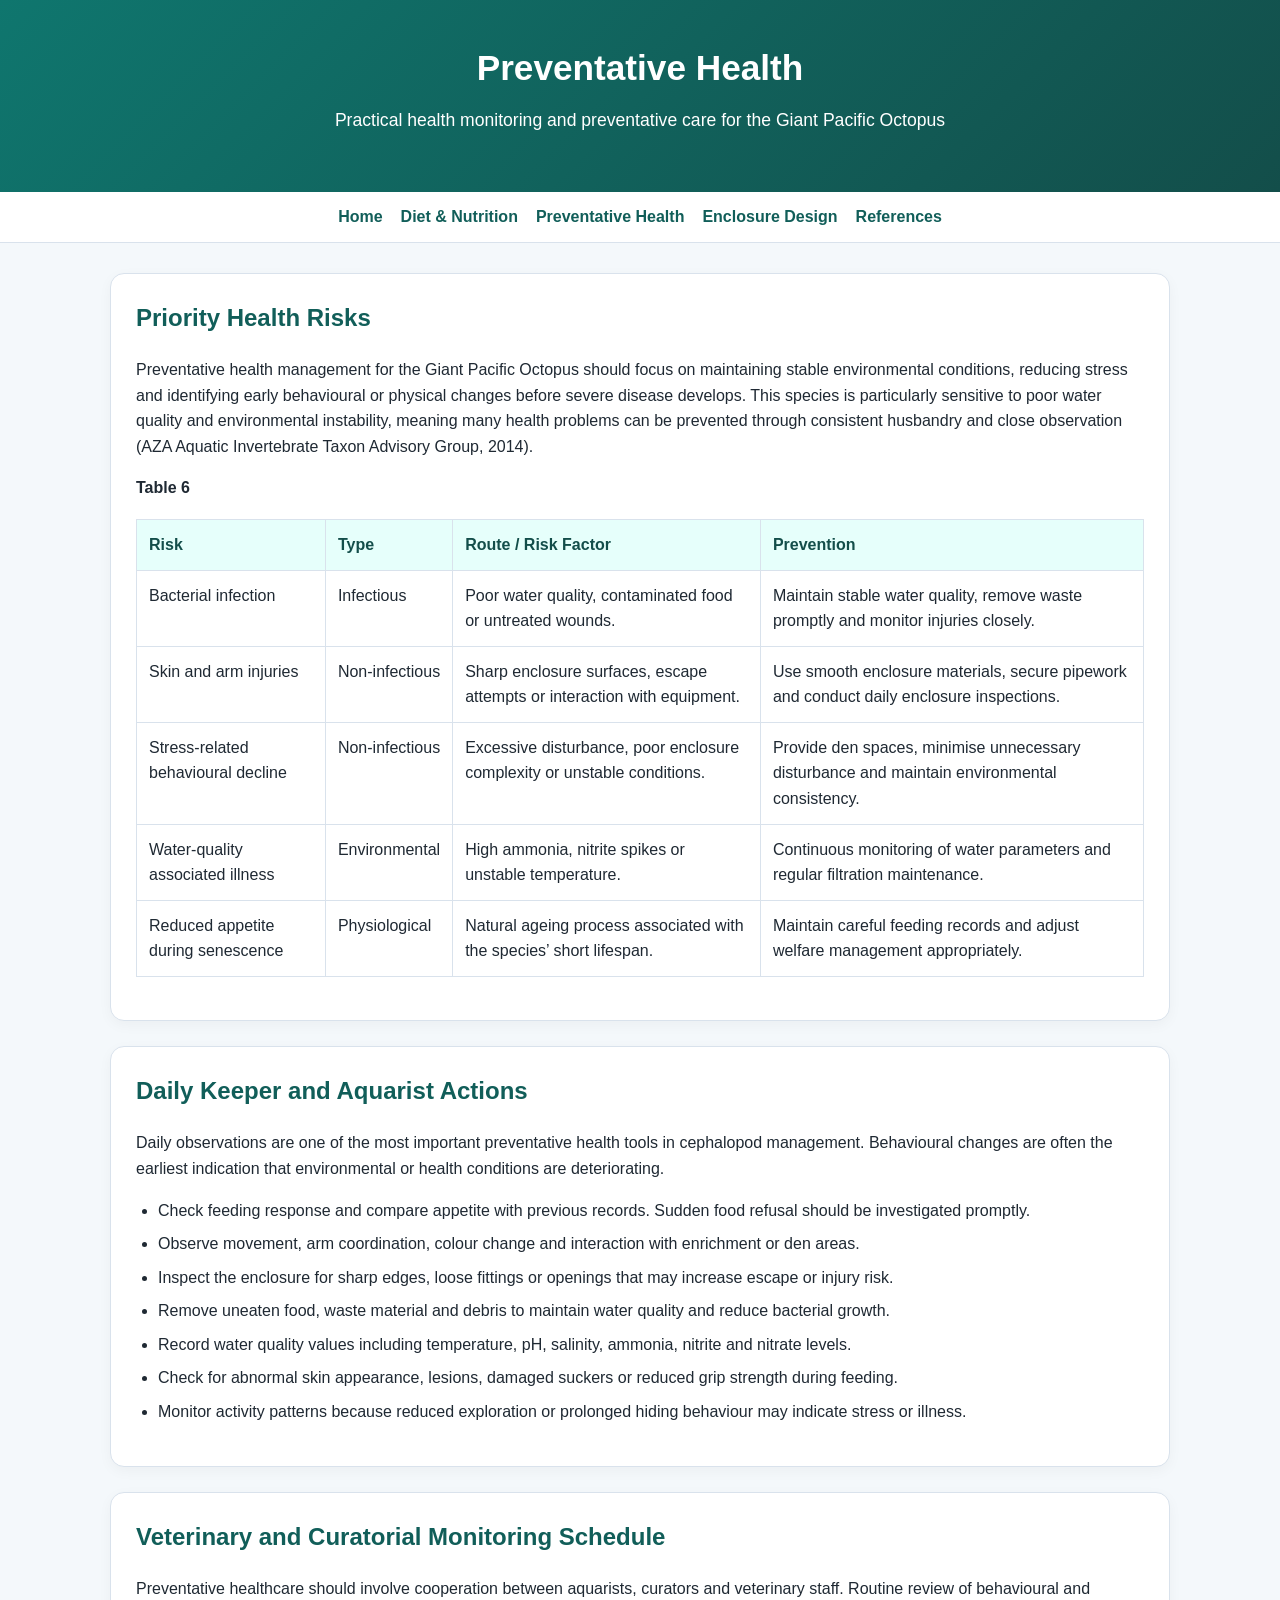
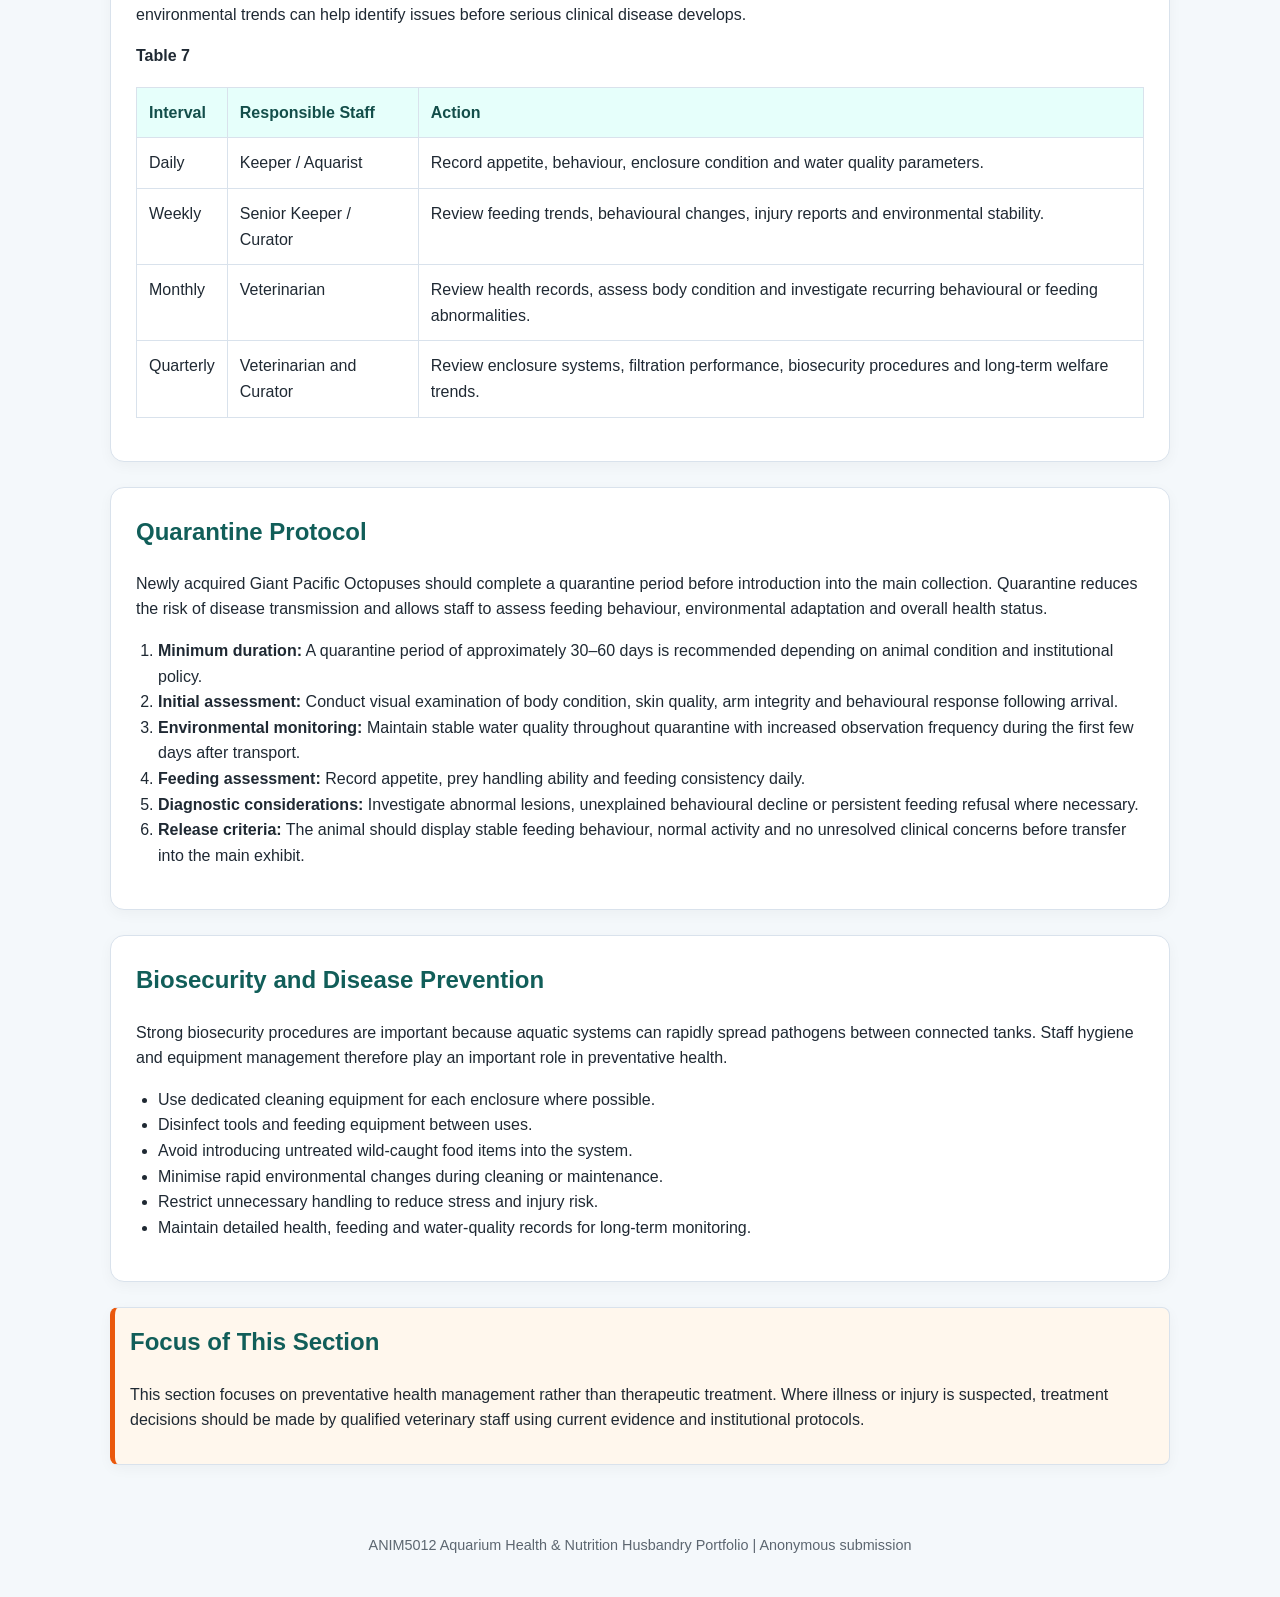
<file: health.html>
<!DOCTYPE html>
<html lang="en">
<head>
  <meta charset="UTF-8">
  <meta name="viewport" content="width=device-width, initial-scale=1.0">
  <title>Preventative Health</title>
  <link rel="stylesheet" href="style.css">
</head>

<body>

<header>
  <h1>Preventative Health</h1>
  <p>Practical health monitoring and preventative care for the Giant Pacific Octopus</p>
</header>

<nav>
  <ul>
    <li><a href="index.html">Home</a></li>
    <li><a href="diet.html">Diet & Nutrition</a></li>
    <li><a href="health.html">Preventative Health</a></li>
    <li><a href="enclosure.html">Enclosure Design</a></li>
    <li><a href="references.html">References</a></li>
  </ul>
</nav>

<main>

  <section class="section">
    <h2>Priority Health Risks</h2>

    <p>
      Preventative health management for the Giant Pacific Octopus should focus on maintaining stable environmental
      conditions, reducing stress and identifying early behavioural or physical changes before severe disease develops.
      This species is particularly sensitive to poor water quality and environmental instability, meaning many health
      problems can be prevented through consistent husbandry and close observation (AZA Aquatic Invertebrate Taxon Advisory Group, 2014).
    </p>
<p><strong>Table 6</strong></p>
    <table>
      <tr>
        <th>Risk</th>
        <th>Type</th>
        <th>Route / Risk Factor</th>
        <th>Prevention</th>
      </tr>

      <tr>
        <td>Bacterial infection</td>
        <td>Infectious</td>
        <td>Poor water quality, contaminated food or untreated wounds.</td>
        <td>Maintain stable water quality, remove waste promptly and monitor injuries closely.</td>
      </tr>

      <tr>
        <td>Skin and arm injuries</td>
        <td>Non-infectious</td>
        <td>Sharp enclosure surfaces, escape attempts or interaction with equipment.</td>
        <td>Use smooth enclosure materials, secure pipework and conduct daily enclosure inspections.</td>
      </tr>

      <tr>
        <td>Stress-related behavioural decline</td>
        <td>Non-infectious</td>
        <td>Excessive disturbance, poor enclosure complexity or unstable conditions.</td>
        <td>Provide den spaces, minimise unnecessary disturbance and maintain environmental consistency.</td>
      </tr>

      <tr>
        <td>Water-quality associated illness</td>
        <td>Environmental</td>
        <td>High ammonia, nitrite spikes or unstable temperature.</td>
        <td>Continuous monitoring of water parameters and regular filtration maintenance.</td>
      </tr>

      <tr>
        <td>Reduced appetite during senescence</td>
        <td>Physiological</td>
        <td>Natural ageing process associated with the species’ short lifespan.</td>
        <td>Maintain careful feeding records and adjust welfare management appropriately.</td>
      </tr>

    </table>
  </section>

  <section class="section">
    <h2>Daily Keeper and Aquarist Actions</h2>

    <p>
      Daily observations are one of the most important preventative health tools in cephalopod management. Behavioural
      changes are often the earliest indication that environmental or health conditions are deteriorating.
    </p>

    <ul class="checklist">

      <li>
        Check feeding response and compare appetite with previous records. Sudden food refusal should be investigated promptly.
      </li>

      <li>
        Observe movement, arm coordination, colour change and interaction with enrichment or den areas.
      </li>

      <li>
        Inspect the enclosure for sharp edges, loose fittings or openings that may increase escape or injury risk.
      </li>

      <li>
        Remove uneaten food, waste material and debris to maintain water quality and reduce bacterial growth.
      </li>

      <li>
        Record water quality values including temperature, pH, salinity, ammonia, nitrite and nitrate levels.
      </li>

      <li>
        Check for abnormal skin appearance, lesions, damaged suckers or reduced grip strength during feeding.
      </li>

      <li>
        Monitor activity patterns because reduced exploration or prolonged hiding behaviour may indicate stress or illness.
      </li>

    </ul>
  </section>

  <section class="section">
    <h2>Veterinary and Curatorial Monitoring Schedule</h2>

    <p>
      Preventative healthcare should involve cooperation between aquarists, curators and veterinary staff. Routine review
      of behavioural and environmental trends can help identify issues before serious clinical disease develops.
    </p>
<p><strong>Table 7</strong></p>
    <table>

      <tr>
        <th>Interval</th>
        <th>Responsible Staff</th>
        <th>Action</th>
      </tr>

      <tr>
        <td>Daily</td>
        <td>Keeper / Aquarist</td>
        <td>
          Record appetite, behaviour, enclosure condition and water quality parameters.
        </td>
      </tr>

      <tr>
        <td>Weekly</td>
        <td>Senior Keeper / Curator</td>
        <td>
          Review feeding trends, behavioural changes, injury reports and environmental stability.
        </td>
      </tr>

      <tr>
        <td>Monthly</td>
        <td>Veterinarian</td>
        <td>
          Review health records, assess body condition and investigate recurring behavioural or feeding abnormalities.
        </td>
      </tr>

      <tr>
        <td>Quarterly</td>
        <td>Veterinarian and Curator</td>
        <td>
          Review enclosure systems, filtration performance, biosecurity procedures and long-term welfare trends.
        </td>
      </tr>

    </table>
  </section>

  <section class="section">
    <h2>Quarantine Protocol</h2>

    <p>
      Newly acquired Giant Pacific Octopuses should complete a quarantine period before introduction into the main
      collection. Quarantine reduces the risk of disease transmission and allows staff to assess feeding behaviour,
      environmental adaptation and overall health status.
    </p>

    <ol>

      <li>
        <strong>Minimum duration:</strong> A quarantine period of approximately 30–60 days is recommended depending on
        animal condition and institutional policy.
      </li>

      <li>
        <strong>Initial assessment:</strong> Conduct visual examination of body condition, skin quality, arm integrity
        and behavioural response following arrival.
      </li>

      <li>
        <strong>Environmental monitoring:</strong> Maintain stable water quality throughout quarantine with increased
        observation frequency during the first few days after transport.
      </li>

      <li>
        <strong>Feeding assessment:</strong> Record appetite, prey handling ability and feeding consistency daily.
      </li>

      <li>
        <strong>Diagnostic considerations:</strong> Investigate abnormal lesions, unexplained behavioural decline or
        persistent feeding refusal where necessary.
      </li>

      <li>
        <strong>Release criteria:</strong> The animal should display stable feeding behaviour, normal activity and no
        unresolved clinical concerns before transfer into the main exhibit.
      </li>

    </ol>

  </section>

  <section class="section">
    <h2>Biosecurity and Disease Prevention</h2>

    <p>
      Strong biosecurity procedures are important because aquatic systems can rapidly spread pathogens between connected
      tanks. Staff hygiene and equipment management therefore play an important role in preventative health.
    </p>

    <ul>

      <li>Use dedicated cleaning equipment for each enclosure where possible.</li>

      <li>Disinfect tools and feeding equipment between uses.</li>

      <li>Avoid introducing untreated wild-caught food items into the system.</li>

      <li>Minimise rapid environmental changes during cleaning or maintenance.</li>

      <li>Restrict unnecessary handling to reduce stress and injury risk.</li>

      <li>Maintain detailed health, feeding and water-quality records for long-term monitoring.</li>

    </ul>

  </section>

  <section class="section warning">

    <h2>Focus of This Section</h2>

    <p>
      This section focuses on preventative health management rather than therapeutic treatment. Where illness or injury is
      suspected, treatment decisions should be made by qualified veterinary staff using current evidence and institutional protocols.
    </p>

  </section>

</main>

<footer>
  <p>ANIM5012 Aquarium Health & Nutrition Husbandry Portfolio | Anonymous submission</p>
</footer>

</body>
</html>
</file>
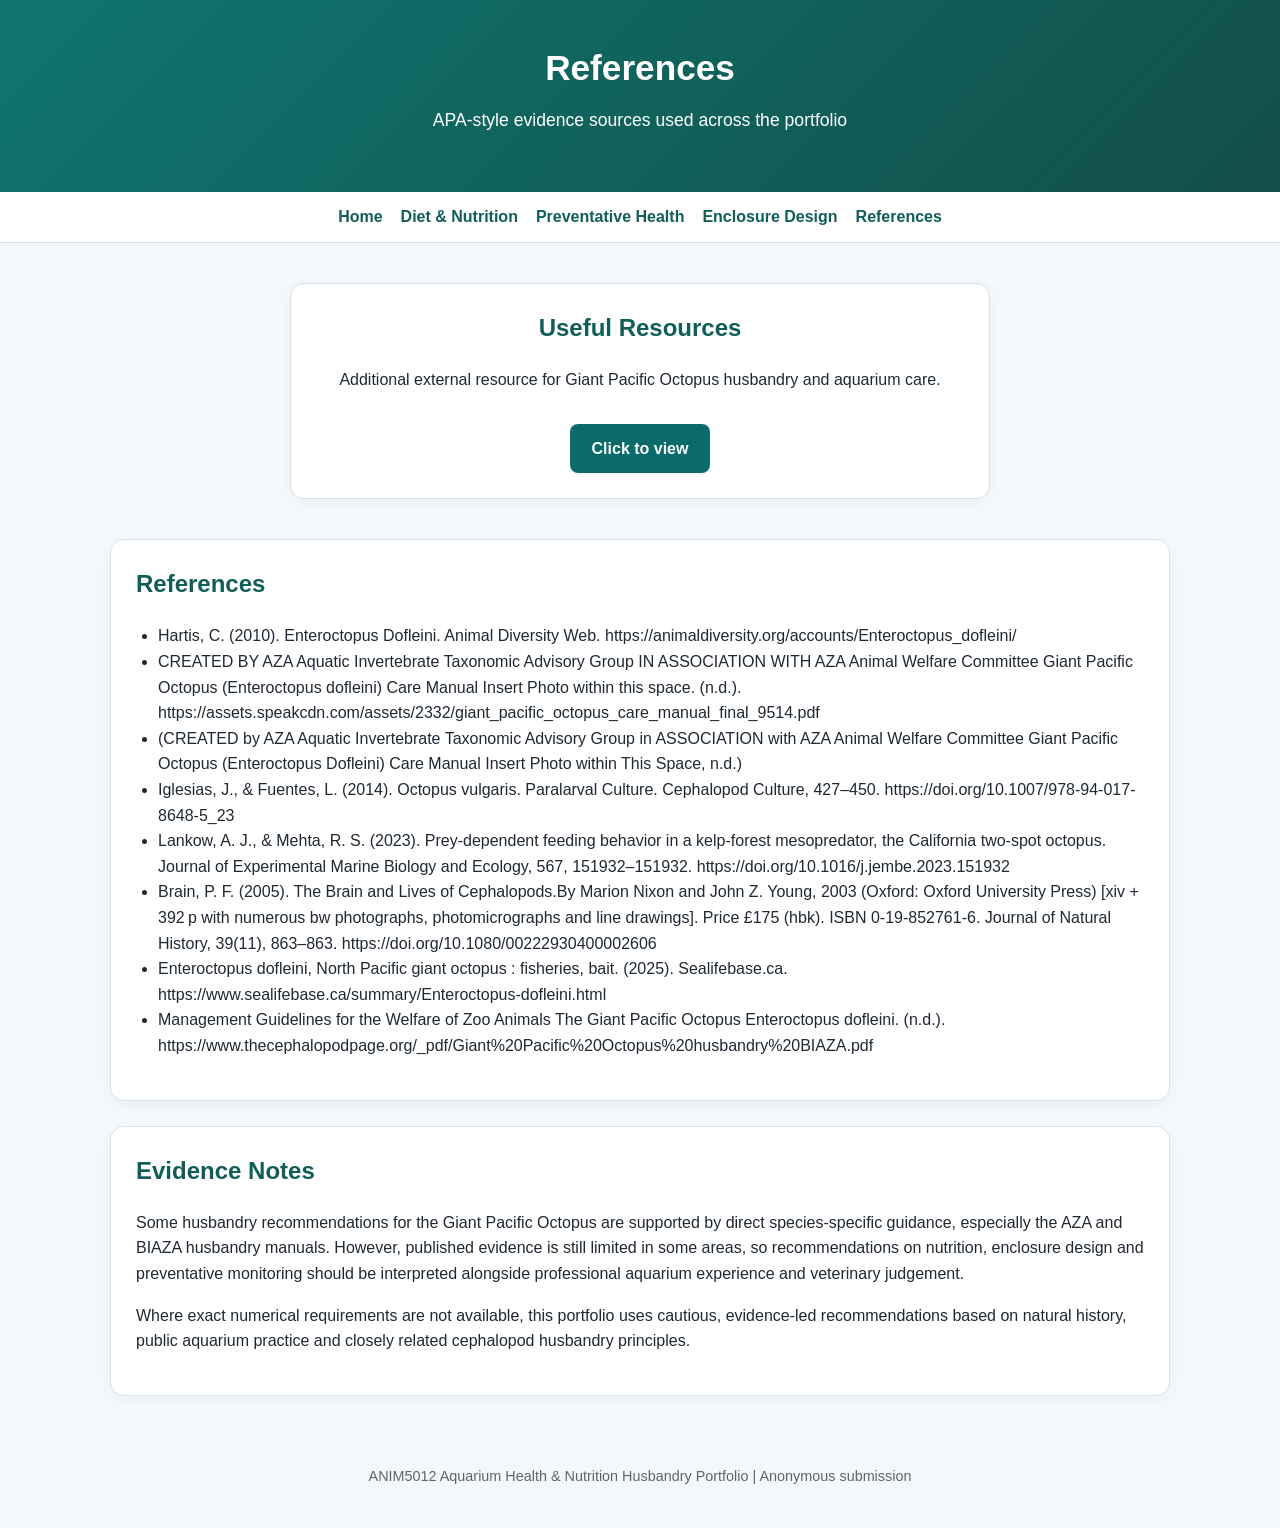
<file: references.html>
<!DOCTYPE html>
<html lang="en">
<head>
  <meta charset="UTF-8">
  <meta name="viewport" content="width=device-width, initial-scale=1.0">
  <title>References</title>
  <link rel="stylesheet" href="style.css">
</head>

<body>

<header>
  <h1>References</h1>
  <p>APA-style evidence sources used across the portfolio</p>
</header>

<nav>
  <ul>
    <li><a href="index.html">Home</a></li>
    <li><a href="diet.html">Diet & Nutrition</a></li>
    <li><a href="health.html">Preventative Health</a></li>
    <li><a href="enclosure.html">Enclosure Design</a></li>
    <li><a href="references.html">References</a></li>
  </ul>
</nav>
<section class="section" style="max-width:700px; margin:40px auto; text-align:center;">

  <h2>Useful Resources</h2>

  <p>
    Additional external resource for Giant Pacific Octopus husbandry and aquarium care.
  </p>

  <a 
    href="https://www.montereybayaquarium.org/visit/exhibits/giant-pacific-octopus"
    target="_blank"
    style="
      background-color:#0b6b6b;
      color:white;
      padding:12px 22px;
      text-decoration:none;
      border-radius:8px;
      font-weight:bold;
      display:inline-block;
      margin-top:15px;
    "
  >
    Click to view
  </a>

</section>
<main>

 <section class="section">

  <h2>References</h2>

  <ul>

    <li>
      Hartis, C. (2010). Enteroctopus Dofleini. Animal Diversity Web. https://animaldiversity.org/accounts/Enteroctopus_dofleini/
    </li>

    <li>
      CREATED BY AZA Aquatic Invertebrate Taxonomic Advisory Group IN ASSOCIATION WITH AZA Animal Welfare Committee Giant Pacific Octopus (Enteroctopus dofleini) Care Manual Insert Photo within this space. (n.d.). https://assets.speakcdn.com/assets/2332/giant_pacific_octopus_care_manual_final_9514.pdf

    </li>

    <li>
      (CREATED by AZA Aquatic Invertebrate Taxonomic Advisory Group in ASSOCIATION with AZA Animal Welfare Committee Giant Pacific Octopus (Enteroctopus Dofleini) Care Manual Insert Photo within This Space, n.d.)
    </li>

    <li>
      Iglesias, J., & Fuentes, L. (2014). Octopus vulgaris. Paralarval Culture. Cephalopod Culture, 427–450. https://doi.org/10.1007/978-94-017-8648-5_23
    </li>

    <li>
      Lankow, A. J., & Mehta, R. S. (2023). Prey-dependent feeding behavior in a kelp-forest mesopredator, the California two-spot octopus. Journal of Experimental Marine Biology and Ecology, 567, 151932–151932. https://doi.org/10.1016/j.jembe.2023.151932
    </li>

    <li>
      Brain, P. F. (2005). The Brain and Lives of Cephalopods.By Marion Nixon and John Z. Young, 2003 (Oxford: Oxford University Press) [xiv + 392 p with numerous bw photographs, photomicrographs and line drawings]. Price £175 (hbk). ISBN 0‐19‐852761‐6. Journal of Natural History, 39(11), 863–863. https://doi.org/10.1080/00222930400002606
    </li>

    <li>
      Enteroctopus dofleini, North Pacific giant octopus : fisheries, bait. (2025). Sealifebase.ca. https://www.sealifebase.ca/summary/Enteroctopus-dofleini.html
    </li>

    <li>
      Management Guidelines for the Welfare of Zoo Animals The Giant Pacific Octopus Enteroctopus dofleini. (n.d.). https://www.thecephalopodpage.org/_pdf/Giant%20Pacific%20Octopus%20husbandry%20BIAZA.pdf
    </li>

  </ul>

</section>
  <section class="section">
    <h2>Evidence Notes</h2>

    <p>
      Some husbandry recommendations for the Giant Pacific Octopus are supported by direct species-specific guidance,
      especially the AZA and BIAZA husbandry manuals. However, published evidence is still limited in some areas, so
      recommendations on nutrition, enclosure design and preventative monitoring should be interpreted alongside
      professional aquarium experience and veterinary judgement.
    </p>

    <p>
      Where exact numerical requirements are not available, this portfolio uses cautious, evidence-led recommendations
      based on natural history, public aquarium practice and closely related cephalopod husbandry principles.
    </p>
  </section>

</main>

<footer>
  <p>ANIM5012 Aquarium Health & Nutrition Husbandry Portfolio | Anonymous submission</p>
</footer>

</body>
</html>
</file>
<file: style.css>
:root {
  --bg: #f4f8fb;
  --card: #ffffff;
  --text: #1f2933;
  --muted: #5c6670;
  --accent: #0f766e;
  --accent-dark: #115e59;
  --line: #d9e2ec;
}

* {
  box-sizing: border-box;
}

body {
  margin: 0;
  font-family: Arial, Helvetica, sans-serif;
  background: var(--bg);
  color: var(--text);
  line-height: 1.6;
}

header {
  background: linear-gradient(135deg, #0f766e, #134e4a);
  color: white;
  padding: 40px 20px;
  text-align: center;
}

header h1 {
  margin: 0;
  font-size: 2.2rem;
}

header p {
  margin-top: 10px;
  font-size: 1.1rem;
}

nav {
  background: #ffffff;
  border-bottom: 1px solid var(--line);
  position: sticky;
  top: 0;
  z-index: 10;
}

nav ul {
  list-style: none;
  margin: 0;
  padding: 12px 20px;
  display: flex;
  gap: 18px;
  justify-content: center;
  flex-wrap: wrap;
}

nav a {
  text-decoration: none;
  color: var(--accent-dark);
  font-weight: bold;
}

nav a:hover {
  text-decoration: underline;
}

main {
  max-width: 1100px;
  margin: 30px auto;
  padding: 0 20px;
}

.section {
  background: var(--card);
  border: 1px solid var(--line);
  border-radius: 14px;
  padding: 25px;
  margin-bottom: 25px;
  box-shadow: 0 4px 14px rgba(0,0,0,0.04);
}

h2 {
  color: var(--accent-dark);
  margin-top: 0;
}

h3 {
  color: #234e52;
}

.cards {
  display: grid;
  grid-template-columns: repeat(auto-fit, minmax(230px, 1fr));
  gap: 18px;
  margin-top: 20px;
}

.card {
  background: white;
  border: 1px solid var(--line);
  border-radius: 14px;
  padding: 20px;
  text-decoration: none;
  color: var(--text);
  box-shadow: 0 4px 12px rgba(0,0,0,0.04);
}

.card:hover {
  transform: translateY(-3px);
  transition: 0.2s;
  border-color: var(--accent);
}

.card h3 {
  margin-top: 0;
  color: var(--accent-dark);
}

.notice {
  background: #ecfeff;
  border-left: 5px solid var(--accent);
  padding: 15px;
  border-radius: 8px;
  margin: 18px 0;
}

.warning {
  background: #fff7ed;
  border-left: 5px solid #ea580c;
  padding: 15px;
  border-radius: 8px;
  margin: 18px 0;
}

table {
  width: 100%;
  border-collapse: collapse;
  margin: 18px 0;
  background: white;
}

th, td {
  border: 1px solid var(--line);
  padding: 12px;
  text-align: left;
  vertical-align: top;
}

th {
  background: #e6fffb;
  color: #134e4a;
}

ul, ol {
  padding-left: 22px;
}

.checklist li {
  margin-bottom: 8px;
}

footer {
  text-align: center;
  padding: 25px;
  color: var(--muted);
  font-size: 0.9rem;
}

.placeholder {
  color: #b45309;
  font-weight: bold;
}

@media (max-width: 700px) {
  header h1 {
    font-size: 1.7rem;
  }

  nav ul {
    flex-direction: column;
    align-items: center;
  }
}
</file>
